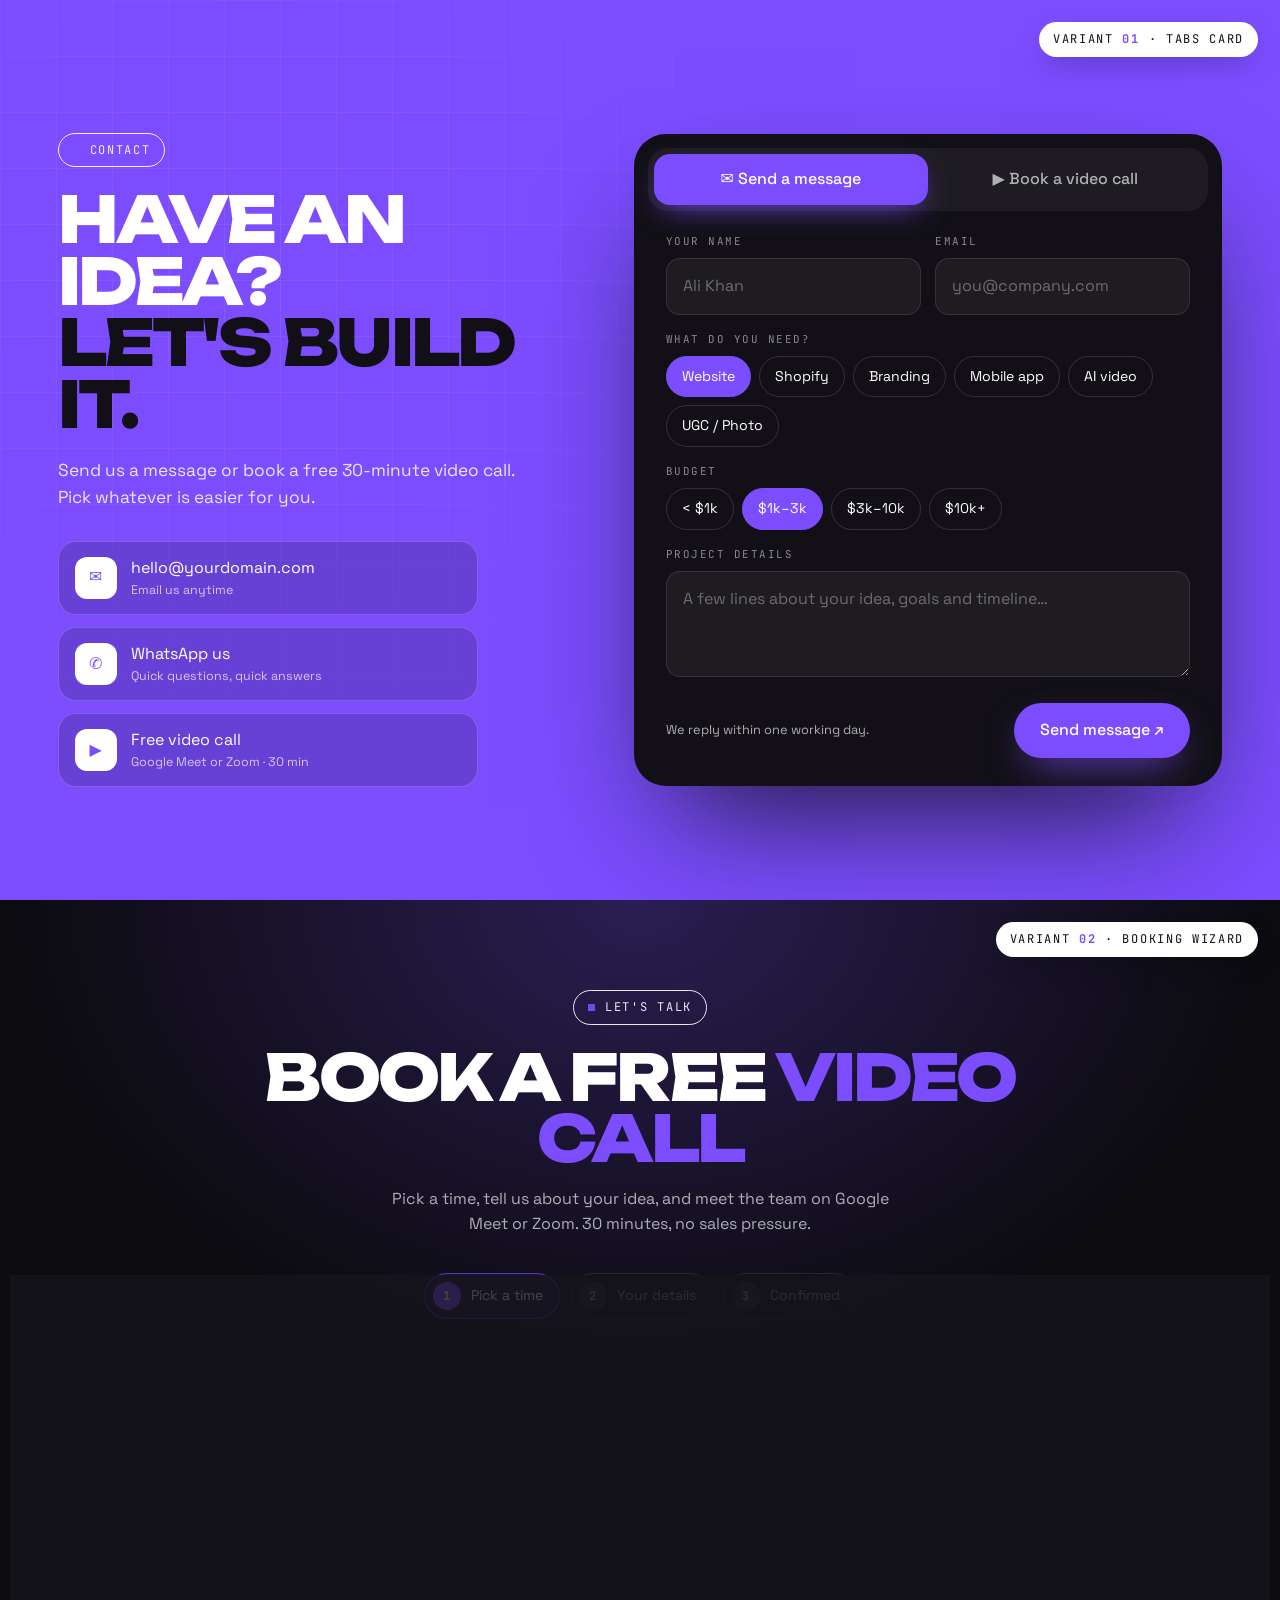
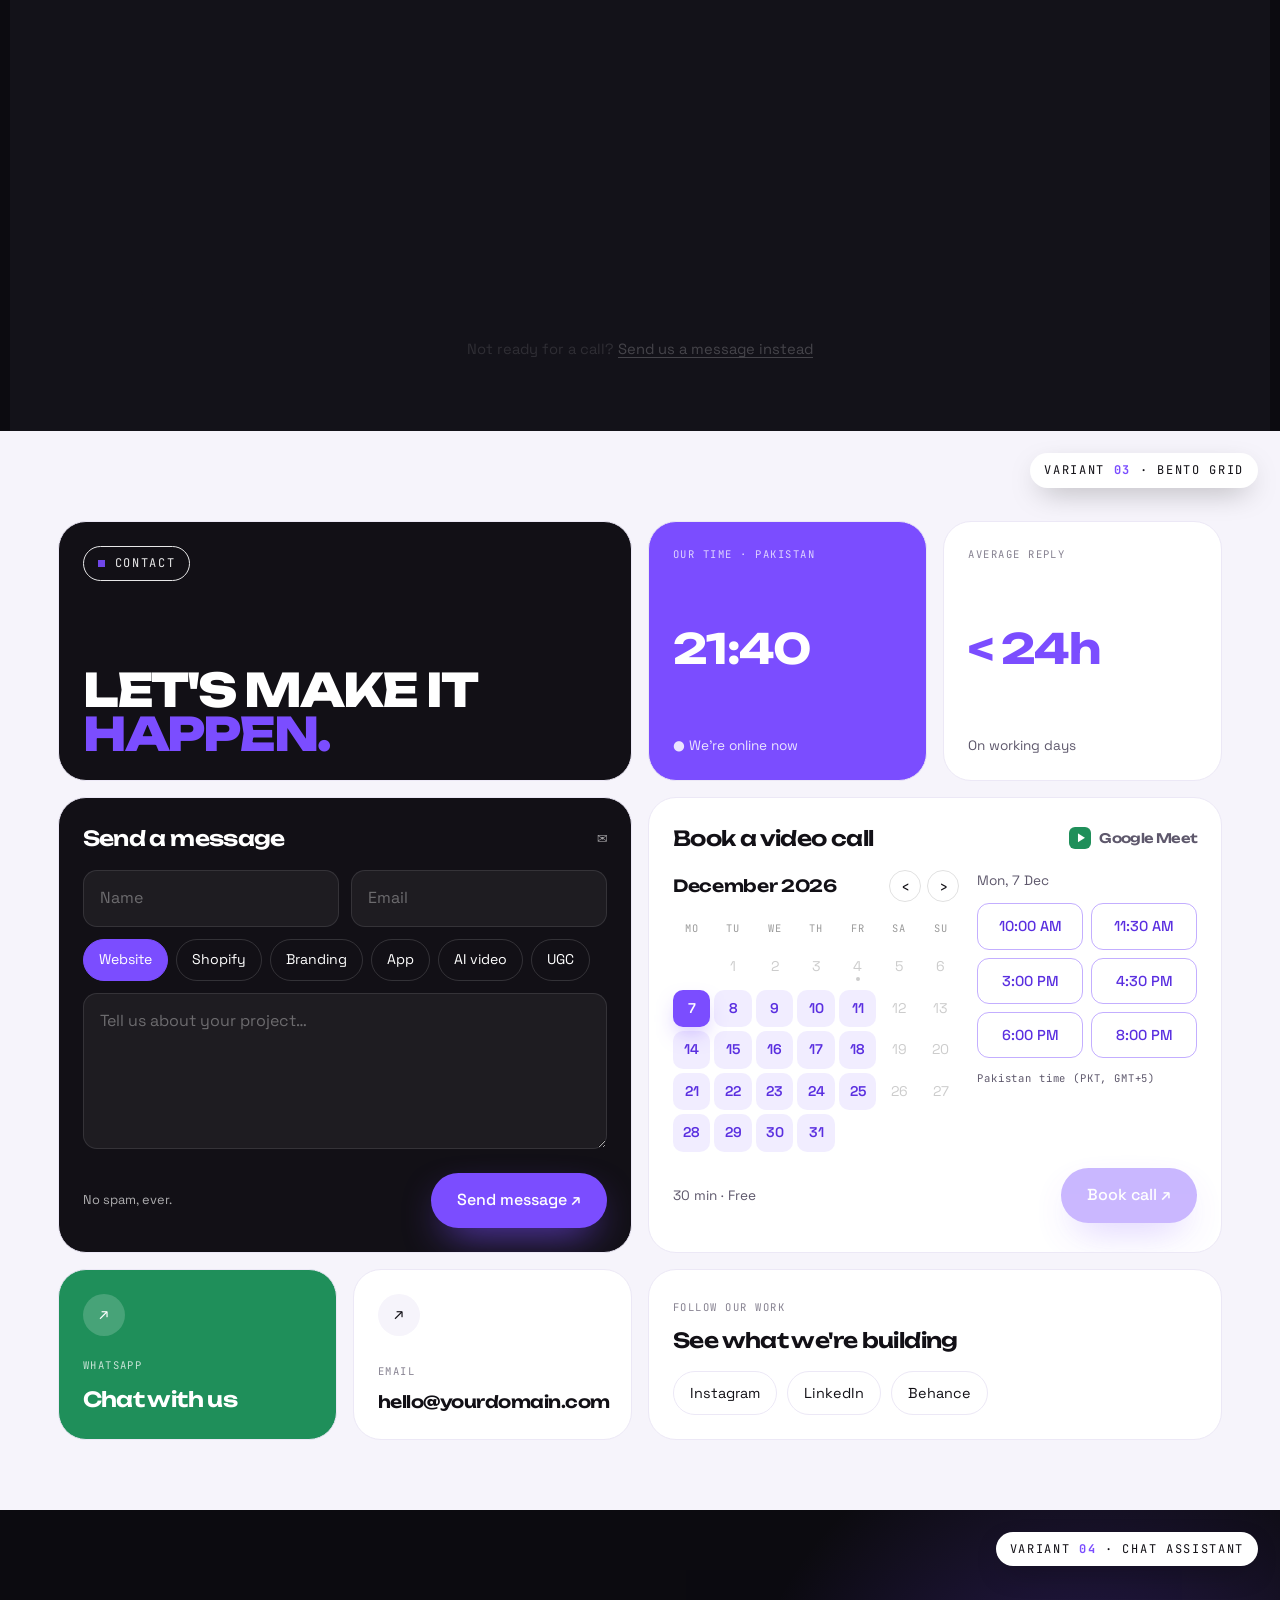
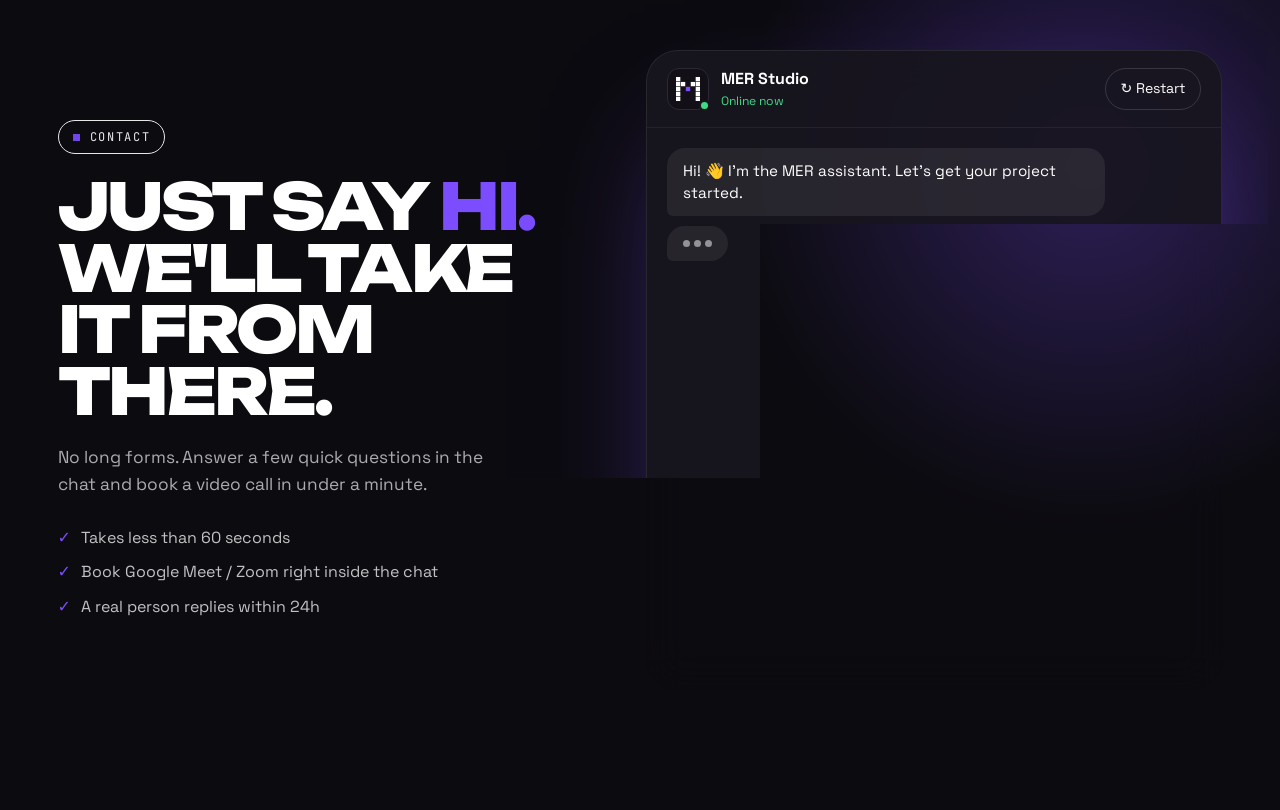
<file: contact-concepts.html>
<!doctype html>
<html lang="en">
<head>
<meta charset="utf-8">
<meta name="viewport" content="width=device-width, initial-scale=1">
<title>MER Contact Variants</title>
<link rel="icon" type="image/png" sizes="32x32" href="assets/brand/favicon-32.png">
<link href="https://fonts.googleapis.com/css2?family=JetBrains+Mono:wght@400;500&family=Space+Grotesk:wght@400;500;700&family=Unbounded:wght@500;600;700;800&display=swap" rel="stylesheet">
<link rel="stylesheet" href="assets/css/style.css">
<style>
  .v { position: relative; min-height: 100vh; padding: 90px var(--gutter) 70px; overflow: hidden; }
  .vtag { position: absolute; top: 22px; right: 22px; z-index: 30; font-family: var(--f-mono); font-size: 12px; letter-spacing: .14em; text-transform: uppercase; background: #fff; color: var(--ink); padding: 8px 14px; border-radius: 99px; box-shadow: 0 10px 30px -10px rgba(0,0,0,.4); }
  .vtag b { color: var(--purple); }
  .grain::after { content: ""; position: absolute; inset: 0; pointer-events: none; opacity: .07; mix-blend-mode: overlay; background-image: url("data:image/svg+xml,%3Csvg xmlns='http://www.w3.org/2000/svg' width='200' height='200'%3E%3Cfilter id='n'%3E%3CfeTurbulence type='fractalNoise' baseFrequency='.8' numOctaves='3' stitchTiles='stitch'/%3E%3CfeColorMatrix values='0 0 0 0 1 0 0 0 0 1 0 0 0 0 1 0 0 0 1 0'/%3E%3C/filter%3E%3Crect width='100%25' height='100%25' filter='url(%23n)'/%3E%3C/svg%3E"); }
  .big { font-family: var(--f-display); font-weight: 800; text-transform: uppercase; letter-spacing: -.045em; line-height: .96; font-size: clamp(2.4rem, 5vw, 5rem); }
  .muted { color: rgba(255,255,255,.66); }
  .pillbtn { display: inline-flex; align-items: center; justify-content: center; gap: 10px; padding: 15px 26px; border-radius: 99px; background: var(--purple); color: #fff; font-weight: 500; transition: transform .3s var(--ease), background-color .3s, box-shadow .3s; box-shadow: 0 16px 40px -14px rgba(123,77,255,.9); }
  .pillbtn:hover { transform: translateY(-2px); background: var(--purple-hi); }
  .pillbtn.white { background: #fff; color: var(--ink); box-shadow: none; }
  .pillbtn[disabled] { opacity: .4; pointer-events: none; }
  .in { width: 100%; background: rgba(255,255,255,.05); border: 1px solid rgba(255,255,255,.1); border-radius: 14px; padding: 15px 16px; color: #fff; outline: none; transition: border-color .3s, background-color .3s; }
  .in:focus { border-color: var(--purple); background: rgba(123,77,255,.08); }
  .in::placeholder { color: rgba(255,255,255,.35); }
  .lbl { font-family: var(--f-mono); font-size: .68rem; letter-spacing: .14em; text-transform: uppercase; color: rgba(255,255,255,.5); display: block; margin-bottom: 8px; }
  .chipset { display: flex; flex-wrap: wrap; gap: 8px; }
  .chipx { padding: 9px 15px; border-radius: 99px; border: 1px solid rgba(255,255,255,.14); font-size: .88rem; color: #fff; background: transparent; transition: background-color .25s, border-color .25s, transform .2s; }
  .chipx:hover { border-color: rgba(255,255,255,.4); }
  .chipx.on { background: var(--purple); border-color: var(--purple); }
  .meetbadge { display: inline-flex; align-items: center; gap: 8px; font-size: .82rem; color: rgba(255,255,255,.75); }
  .meetbadge i { width: 22px; height: 22px; border-radius: 6px; display: grid; place-items: center; background: #1F8F5A; font-style: normal; font-size: .7rem; color: #fff; }

  /* ---------- Shared calendar ---------- */
  .cal { user-select: none; }
  .cal__head { display: flex; justify-content: space-between; align-items: center; margin-bottom: 14px; }
  .cal__month { font-family: var(--f-display); font-weight: 600; font-size: 1.05rem; letter-spacing: -.02em; }
  .cal__nav { display: flex; gap: 6px; }
  .cal__nav button { width: 32px; height: 32px; border-radius: 50%; border: 1px solid rgba(255,255,255,.14); color: #fff; }
  .cal__nav button:hover { background: rgba(255,255,255,.08); }
  .cal__grid { display: grid; grid-template-columns: repeat(7, 1fr); gap: 4px; text-align: center; }
  .cal__wd { font-family: var(--f-mono); font-size: .65rem; letter-spacing: .1em; color: rgba(255,255,255,.4); padding: 4px 0 8px; }
  .cal__day { aspect-ratio: 1; border-radius: 10px; font-size: .88rem; color: #fff; display: grid; place-items: center; position: relative; transition: background-color .2s, color .2s; }
  .cal__day.avail { background: rgba(123,77,255,.14); color: #CDBEFF; font-weight: 600; }
  .cal__day.avail:hover { background: rgba(123,77,255,.32); color: #fff; }
  .cal__day.sel { background: var(--purple) !important; color: #fff !important; box-shadow: 0 10px 24px -10px rgba(123,77,255,.9); }
  .cal__day.off { color: rgba(255,255,255,.22); pointer-events: none; }
  .cal__day.today::after { content: ""; position: absolute; bottom: 5px; width: 4px; height: 4px; border-radius: 50%; background: currentColor; }
  .slots { display: grid; grid-template-columns: repeat(2, 1fr); gap: 8px; align-content: start; }
  .slot { padding: 11px 8px; border-radius: 12px; border: 1px solid rgba(123,77,255,.45); color: #CDBEFF; font-weight: 500; font-size: .9rem; transition: all .2s; }
  .slot:hover { background: rgba(123,77,255,.18); color: #fff; }
  .slot.sel { background: var(--purple); border-color: var(--purple); color: #fff; }
  .slots__title { grid-column: 1 / -1; font-size: .85rem; color: rgba(255,255,255,.6); margin-bottom: 4px; }
  .tz { font-family: var(--f-mono); font-size: .66rem; letter-spacing: .08em; color: rgba(255,255,255,.4); grid-column: 1 / -1; margin-top: 4px; }
  .light-cal .cal__day { color: var(--ink); } .light-cal .cal__nav button { color: var(--ink); border-color: rgba(0,0,0,.12); }
  .light-cal .cal__day.avail { background: rgba(123,77,255,.1); color: var(--purple-deep); }
  .light-cal .cal__day.off { color: rgba(0,0,0,.2); } .light-cal .cal__wd { color: rgba(0,0,0,.4); }

  .done { text-align: center; padding: 30px 10px; }
  .done .px { width: 64px; height: 64px; margin: 0 auto 20px; display: grid; grid-template-columns: repeat(3,1fr); gap: 4px; }
  .done .px i { background: #fff; } .done .px i.c { background: var(--purple); } .done .px i.e { background: transparent; }
  .done h3 { font-family: var(--f-display); font-size: 1.6rem; letter-spacing: -.03em; }
  .summary { display: inline-grid; gap: 6px; text-align: left; margin-top: 18px; padding: 16px 20px; border-radius: 16px; background: rgba(255,255,255,.05); border: 1px solid rgba(255,255,255,.1); font-size: .92rem; }
  .demo-note { margin-top: 14px; font-size: .76rem; color: rgba(255,255,255,.4); }

  /* ================= V1 · Tabs card on purple ================= */
  .v1 { background: var(--purple); display: grid; grid-template-columns: 1fr 1.15fr; gap: clamp(30px, 5vw, 80px); align-items: center; }
  .v1::before { content: ""; position: absolute; inset: 0; background-image: linear-gradient(rgba(255,255,255,.08) 1px, transparent 1px), linear-gradient(90deg, rgba(255,255,255,.08) 1px, transparent 1px); background-size: 56px 56px; mask-image: radial-gradient(60% 70% at 20% 30%, #000, transparent 75%); -webkit-mask-image: radial-gradient(60% 70% at 20% 30%, #000, transparent 75%); }
  .v1 > *:not(.vtag) { position: relative; }
  .v1 .left .big span { color: var(--night); }
  .v1 .left p { color: rgba(255,255,255,.85); margin: 22px 0 30px; max-width: 42ch; font-size: 1.08rem; }
  .v1 .ways { display: grid; gap: 12px; max-width: 420px; }
  .v1 .way { display: flex; align-items: center; gap: 14px; padding: 14px 16px; border-radius: 18px; background: rgba(18,16,22,.18); border: 1px solid rgba(255,255,255,.18); transition: background-color .3s, transform .3s; }
  .v1 .way:hover { background: rgba(18,16,22,.32); transform: translateX(6px); }
  .v1 .way i { width: 42px; height: 42px; border-radius: 12px; background: #fff; color: var(--purple); display: grid; place-items: center; font-style: normal; font-weight: 700; }
  .v1 .way small { display: block; color: rgba(255,255,255,.7); font-size: .78rem; }
  .v1 .card { background: var(--night); border-radius: 32px; padding: 14px; box-shadow: 0 60px 120px -40px rgba(18,16,22,.9); }
  .v1 .tabs { display: grid; grid-template-columns: 1fr 1fr; background: rgba(255,255,255,.05); border-radius: 20px; padding: 6px; position: relative; }
  .v1 .tabs button { position: relative; z-index: 1; padding: 13px; border-radius: 16px; color: rgba(255,255,255,.65); font-weight: 500; display: flex; align-items: center; justify-content: center; gap: 8px; transition: color .3s; }
  .v1 .tabs button.on { color: #fff; }
  .v1 .tabs .ind { position: absolute; top: 6px; bottom: 6px; left: 6px; width: calc(50% - 6px); border-radius: 16px; background: var(--purple); transition: transform .5s var(--ease-out); box-shadow: 0 10px 30px -10px rgba(123,77,255,.9); }
  .v1 .tabs.right .ind { transform: translateX(100%); }
  .v1 .pane { padding: 22px 18px 14px; display: none; animation: paneIn .5s var(--ease-out); }
  .v1 .pane.on { display: block; }
  @keyframes paneIn { from { opacity: 0; transform: translateY(14px); } to { opacity: 1; transform: none; } }
  .v1 .row2 { display: grid; grid-template-columns: 1fr 1fr; gap: 14px; margin-bottom: 16px; }
  .v1 .bookgrid { display: grid; grid-template-columns: 1.25fr 1fr; gap: 20px; margin: 16px 0; }
  .v1 .foot { display: flex; justify-content: space-between; align-items: center; gap: 14px; margin-top: 18px; flex-wrap: wrap; }

  /* ================= V2 · Booking wizard (dark) ================= */
  .v2 { background: radial-gradient(70% 60% at 50% 0%, rgba(123,77,255,.28), transparent 70%), #0C0B10; text-align: center; }
  .v2 .head { max-width: 760px; margin: 0 auto; }
  .v2 .head p { margin: 18px auto 0; max-width: 50ch; }
  .v2 .steps { display: flex; justify-content: center; gap: 10px; margin: 36px 0 26px; }
  .v2 .wstep { display: flex; align-items: center; gap: 10px; padding: 8px 16px 8px 8px; border-radius: 99px; border: 1px solid rgba(255,255,255,.1); color: rgba(255,255,255,.5); font-size: .88rem; transition: all .4s; }
  .v2 .wstep b { width: 28px; height: 28px; border-radius: 50%; display: grid; place-items: center; background: rgba(255,255,255,.08); font-family: var(--f-mono); font-size: .75rem; transition: all .4s; }
  .v2 .wstep.on { color: #fff; border-color: rgba(123,77,255,.6); background: rgba(123,77,255,.12); }
  .v2 .wstep.on b, .v2 .wstep.ok b { background: var(--purple); color: #fff; }
  .v2 .panel { max-width: 1000px; margin: 0 auto; display: grid; grid-template-columns: 300px 1fr; text-align: left; border-radius: 32px; overflow: hidden; border: 1px solid rgba(255,255,255,.08); background: rgba(22,20,28,.8); backdrop-filter: blur(20px); box-shadow: 0 60px 120px -50px rgba(123,77,255,.6); }
  .v2 .aside { padding: 30px; border-right: 1px solid rgba(255,255,255,.08); background: rgba(255,255,255,.02); }
  .v2 .host { display: flex; align-items: center; gap: 12px; margin-bottom: 22px; }
  .v2 .host .av { width: 48px; height: 48px; border-radius: 14px; background: var(--night); display: grid; place-items: center; border: 1px solid var(--line); }
  .v2 .host .av img { width: 26px; }
  .v2 .aside h3 { font-family: var(--f-display); font-size: 1.35rem; letter-spacing: -.03em; line-height: 1.15; margin-bottom: 14px; }
  .v2 .facts { display: grid; gap: 10px; color: rgba(255,255,255,.7); font-size: .9rem; margin-bottom: 22px; }
  .v2 .facts span::before { content: ""; display: inline-block; width: 6px; height: 6px; background: var(--purple); margin-right: 10px; vertical-align: middle; }
  .v2 .agenda { border-top: 1px solid rgba(255,255,255,.08); padding-top: 18px; font-size: .86rem; color: rgba(255,255,255,.6); display: grid; gap: 8px; }
  .v2 .agenda b { color: #fff; font-weight: 500; display: block; margin-bottom: 4px; }
  .v2 .main { padding: 30px; min-height: 440px; }
  .v2 .stage { display: none; animation: paneIn .5s var(--ease-out); }
  .v2 .stage.on { display: block; }
  .v2 .s1 { display: none; grid-template-columns: 1.3fr 1fr; gap: 26px; }
  .v2 .s1.on { display: grid; }
  .v2 .types { display: flex; gap: 8px; margin-bottom: 18px; flex-wrap: wrap; }
  .v2 .s2 .row2 { display: grid; grid-template-columns: 1fr 1fr; gap: 14px; margin-bottom: 16px; }
  .v2 .nav { display: flex; justify-content: space-between; align-items: center; margin-top: 22px; }
  .v2 .back { color: rgba(255,255,255,.6); }
  .v2 .alt { margin-top: 22px; color: rgba(255,255,255,.55); font-size: .92rem; }
  .v2 .alt a { color: #fff; text-decoration: underline; text-underline-offset: 3px; }

  /* ================= V3 · Bento (light) ================= */
  .v3 { background: var(--paper); color: var(--ink); }
  .v3 .bento { display: grid; grid-template-columns: repeat(4, 1fr); grid-auto-rows: minmax(120px, auto); gap: 16px; max-width: 1300px; margin: 0 auto; }
  .v3 .b { border-radius: 28px; padding: 24px; background: #fff; border: 1px solid var(--paper-2); position: relative; overflow: hidden; transition: transform .4s var(--ease-out), box-shadow .4s; }
  .v3 .b:hover { transform: translateY(-4px); box-shadow: 0 30px 60px -40px rgba(90,47,224,.5); }
  .v3 .b-title { grid-column: span 2; background: var(--night); color: #fff; display: flex; flex-direction: column; justify-content: space-between; min-height: 260px; }
  .v3 .b-title .big { font-size: clamp(2rem, 3.6vw, 3.6rem); }
  .v3 .b-title .big span { color: var(--purple); }
  .v3 .b-time { background: var(--purple); color: #fff; display: flex; flex-direction: column; justify-content: space-between; }
  .v3 .b-time .pk-clock { font-family: var(--f-display); font-weight: 700; font-size: 2.6rem; letter-spacing: -.04em; }
  .v3 .b-time small, .v3 .b small.k { font-family: var(--f-mono); font-size: .66rem; letter-spacing: .14em; text-transform: uppercase; opacity: .75; }
  .v3 .b-resp { display: flex; flex-direction: column; justify-content: space-between; }
  .v3 .b-resp .n { font-family: var(--f-display); font-weight: 700; font-size: 2.6rem; letter-spacing: -.04em; color: var(--purple); }
  .v3 .b-form { grid-column: span 2; grid-row: span 3; background: var(--night); color: #fff; }
  .v3 .b-book { grid-column: span 2; grid-row: span 3; background: #fff; }
  .v3 .b-book .bookgrid { display: grid; grid-template-columns: 1.3fr 1fr; gap: 18px; margin-top: 16px; }
  .v3 .b-book .slot { color: var(--purple-deep); }
  .v3 .b-book .slot.sel { color: #fff; }
  .v3 .b-book .slots__title, .v3 .b-book .tz { color: var(--muted-ink); }
  .v3 .b h4 { font-family: var(--f-display); font-weight: 600; font-size: 1.3rem; letter-spacing: -.03em; display: flex; justify-content: space-between; align-items: center; }
  .v3 .b-form .row2 { display: grid; grid-template-columns: 1fr 1fr; gap: 12px; margin: 16px 0 12px; }
  .v3 .b-wa { background: #1F8F5A; color: #fff; display: flex; flex-direction: column; justify-content: space-between; }
  .v3 .b-mail { display: flex; flex-direction: column; justify-content: space-between; }
  .v3 .b-social { grid-column: span 2; display: flex; align-items: center; justify-content: space-between; gap: 14px; flex-wrap: wrap; }
  .v3 .soc { display: flex; gap: 10px; }
  .v3 .soc span { padding: 10px 16px; border-radius: 99px; border: 1px solid var(--paper-2); font-size: .9rem; }
  .v3 .arrow { width: 42px; height: 42px; border-radius: 50%; display: grid; place-items: center; background: rgba(255,255,255,.18); }
  .v3 .b-mail .arrow, .v3 .b-resp .arrow { background: var(--paper); }

  /* ================= V4 · Chat ================= */
  .v4 { background: #0C0B10; display: grid; grid-template-columns: 1fr 1.1fr; gap: clamp(30px, 5vw, 80px); align-items: center; }
  .v4::before { content: ""; position: absolute; width: 60vw; height: 60vw; right: -15vw; top: -10vw; border-radius: 50%; background: radial-gradient(circle, rgba(123,77,255,.3), transparent 65%); }
  .v4 > *:not(.vtag) { position: relative; }
  .v4 .left p { margin: 22px 0 28px; max-width: 42ch; font-size: 1.08rem; }
  .v4 .left .big span { color: var(--purple); }
  .v4 .perks { display: grid; gap: 10px; color: rgba(255,255,255,.75); }
  .v4 .perks span::before { content: "✓"; color: var(--purple); margin-right: 10px; font-weight: 700; }
  .chat { height: min(640px, 78vh); display: flex; flex-direction: column; border-radius: 32px; background: rgba(24,22,30,.9); border: 1px solid rgba(255,255,255,.08); box-shadow: 0 60px 120px -40px rgba(123,77,255,.55); overflow: hidden; backdrop-filter: blur(20px); }
  .chat__top { display: flex; align-items: center; gap: 12px; padding: 16px 20px; border-bottom: 1px solid rgba(255,255,255,.06); }
  .chat__av { width: 42px; height: 42px; border-radius: 12px; background: var(--night); border: 1px solid var(--line); display: grid; place-items: center; position: relative; }
  .chat__av img { width: 24px; }
  .chat__av::after { content: ""; position: absolute; right: -2px; bottom: -2px; width: 11px; height: 11px; border-radius: 50%; background: #3DDC84; border: 2px solid #18161E; }
  .chat__top small { display: block; color: #3DDC84; font-size: .76rem; }
  .chat__body { flex: 1; overflow-y: auto; padding: 20px; display: flex; flex-direction: column; gap: 10px; scroll-behavior: smooth; }
  .msg { max-width: 82%; padding: 12px 16px; border-radius: 18px; font-size: .95rem; line-height: 1.45; animation: msgIn .45s var(--ease-out); }
  .msg.bot { background: rgba(255,255,255,.07); border-bottom-left-radius: 6px; align-self: flex-start; }
  .msg.me { background: var(--purple); border-bottom-right-radius: 6px; align-self: flex-end; }
  @keyframes msgIn { from { opacity: 0; transform: translateY(10px) scale(.97); } to { opacity: 1; transform: none; } }
  .typing { display: inline-flex; gap: 4px; padding: 14px 16px; }
  .typing i { width: 7px; height: 7px; border-radius: 50%; background: rgba(255,255,255,.5); animation: typ 1s infinite; }
  .typing i:nth-child(2) { animation-delay: .15s; } .typing i:nth-child(3) { animation-delay: .3s; }
  @keyframes typ { 50% { transform: translateY(-4px); opacity: .4; } }
  .chat__input { border-top: 1px solid rgba(255,255,255,.06); padding: 14px; min-height: 76px; display: flex; flex-wrap: wrap; gap: 8px; align-items: center; }
  .chat__input form { display: flex; gap: 8px; width: 100%; }
  .chat__input .in { border-radius: 99px; }
  .chat__input .send { width: 50px; height: 50px; flex-shrink: 0; border-radius: 50%; background: var(--purple); color: #fff; font-size: 1.1rem; }
  .daypick { display: flex; gap: 8px; overflow-x: auto; width: 100%; padding-bottom: 4px; }
  .daypick button { flex-shrink: 0; padding: 10px 14px; border-radius: 14px; border: 1px solid rgba(255,255,255,.14); color: #fff; text-align: center; font-size: .82rem; line-height: 1.3; }
  .daypick button b { display: block; font-family: var(--f-display); font-size: 1.1rem; }
  .daypick button:hover, .daypick button.on { background: var(--purple); border-color: var(--purple); }

  @media (max-width: 1000px) {
    .v1, .v4 { grid-template-columns: 1fr; }
    .v2 .panel { grid-template-columns: 1fr; } .v2 .aside { border-right: 0; border-bottom: 1px solid rgba(255,255,255,.08); }
    .v2 .s1.on { grid-template-columns: 1fr; }
    .v3 .bento { grid-template-columns: 1fr 1fr; }
    .v3 .b-title, .v3 .b-form, .v3 .b-book, .v3 .b-social { grid-column: span 2; }
    .v1 .bookgrid, .v3 .b-book .bookgrid { grid-template-columns: 1fr; }
  }
  @media (max-width: 600px) {
    .v1 .row2, .v2 .s2 .row2, .v3 .b-form .row2 { grid-template-columns: 1fr; }
    .v2 .steps .step span { display: none; }
  }
</style>
</head>
<body>

<!-- ======================= V1 ======================= -->
<section class="v v1">
  <span class="vtag">Variant <b>01</b> · Tabs card</span>
  <div class="left">
    <span class="label">Contact</span>
    <h2 class="big" style="margin-top:22px">Have an idea?<br><span>Let's build it.</span></h2>
    <p>Send us a message or book a free 30-minute video call. Pick whatever is easier for you.</p>
    <div class="ways">
      <a class="way" href="#"><i>✉</i><div>hello@yourdomain.com<small>Email us anytime</small></div></a>
      <a class="way" href="#"><i>✆</i><div>WhatsApp us<small>Quick questions, quick answers</small></div></a>
      <a class="way" href="#"><i>▶</i><div>Free video call<small>Google Meet or Zoom · 30 min</small></div></a>
    </div>
  </div>
  <div class="card" data-tabs>
    <div class="tabs"><span class="ind"></span><button class="on" data-tab="0">✉ Send a message</button><button data-tab="1">▶ Book a video call</button></div>
    <div class="pane on">
      <div class="row2"><div><label class="lbl">Your name</label><input class="in" placeholder="Ali Khan"></div><div><label class="lbl">Email</label><input class="in" placeholder="you@company.com"></div></div>
      <div style="margin-bottom:16px"><label class="lbl">What do you need?</label><div class="chipset" data-multi><button class="chipx on">Website</button><button class="chipx">Shopify</button><button class="chipx">Branding</button><button class="chipx">Mobile app</button><button class="chipx">AI video</button><button class="chipx">UGC / Photo</button></div></div>
      <div style="margin-bottom:16px"><label class="lbl">Budget</label><div class="chipset" data-single><button class="chipx">&lt; $1k</button><button class="chipx on">$1k–3k</button><button class="chipx">$3k–10k</button><button class="chipx">$10k+</button></div></div>
      <div><label class="lbl">Project details</label><textarea class="in" rows="3" placeholder="A few lines about your idea, goals and timeline…"></textarea></div>
      <div class="foot"><span class="muted" style="font-size:.8rem">We reply within one working day.</span><button class="pillbtn">Send message ↗</button></div>
    </div>
    <div class="pane" data-booking>
      <div style="display:flex;justify-content:space-between;align-items:center;flex-wrap:wrap;gap:10px"><div><b style="font-family:var(--f-display);font-size:1.15rem">Free discovery call</b><div class="muted" style="font-size:.85rem">30 min · Video call · No obligation</div></div><div class="chipset" data-single><button class="chipx on">Google Meet</button><button class="chipx">Zoom</button></div></div>
      <div class="bookgrid"><div class="cal" data-cal></div><div class="slots" data-slots><div class="slots__title">Pick a day first</div></div></div>
      <div class="row2" style="margin-bottom:0"><input class="in" placeholder="Your name"><input class="in" placeholder="Email for the invite"></div>
      <div class="foot"><span class="muted" style="font-size:.8rem" data-pick-summary>No time selected</span><button class="pillbtn" data-confirm disabled>Confirm call ↗</button></div>
    </div>
  </div>
</section>

<!-- ======================= V2 ======================= -->
<section class="v v2 grain" data-wizard>
  <span class="vtag">Variant <b>02</b> · Booking wizard</span>
  <div class="head">
    <span class="label" style="color:#fff">Let's talk</span>
    <h2 class="big" style="margin-top:22px">Book a free <span style="color:var(--purple)">video call</span></h2>
    <p class="muted">Pick a time, tell us about your idea, and meet the team on Google Meet or Zoom. 30 minutes, no sales pressure.</p>
  </div>
  <div class="steps"><div class="wstep on" data-step="0"><b>1</b><span>Pick a time</span></div><div class="wstep" data-step="1"><b>2</b><span>Your details</span></div><div class="wstep" data-step="2"><b>3</b><span>Confirmed</span></div></div>
  <div class="panel">
    <div class="aside">
      <div class="host"><span class="av"><img src="assets/brand/mer-icon-for-dark-bg.svg" alt=""></span><div><b>MER Studio</b><div class="muted" style="font-size:.82rem">Design &amp; development team</div></div></div>
      <h3>Discovery call</h3>
      <div class="facts"><span>30 minutes</span><span>Google Meet or Zoom</span><span>Free, no obligation</span><span>Times shown in your time zone</span></div>
      <div class="agenda"><b>On the call we'll:</b>Understand your idea &amp; goals<br>Suggest the best approach<br>Give you a timeline &amp; price range</div>
    </div>
    <div class="main">
      <div class="stage s1 on">
        <div><div class="types chipset" data-single><button class="chipx on">▶ Google Meet</button><button class="chipx">▶ Zoom</button><button class="chipx">✆ WhatsApp video</button></div><div class="cal" data-cal></div></div>
        <div class="slots" data-slots><div class="slots__title">Pick a day first</div></div>
      </div>
      <div class="stage s2">
        <p class="muted" style="margin-bottom:18px" data-pick-summary></p>
        <div class="row2"><div><label class="lbl">Name</label><input class="in" placeholder="Ali Khan"></div><div><label class="lbl">Email</label><input class="in" placeholder="you@company.com"></div></div>
        <div style="margin-bottom:16px"><label class="lbl">What should we prepare for?</label><div class="chipset" data-multi><button class="chipx">Website</button><button class="chipx">Shopify</button><button class="chipx">Branding</button><button class="chipx">App</button><button class="chipx">AI video</button><button class="chipx">UGC</button></div></div>
        <div><label class="lbl">Anything else? (optional)</label><textarea class="in" rows="3" placeholder="Links, ideas, competitors you like…"></textarea></div>
      </div>
      <div class="stage s3"><div class="done"><div class="px"><i></i><i class="e"></i><i></i><i></i><i class="c"></i><i></i><i></i><i class="e"></i><i></i></div><h3>You're booked!</h3><p class="muted" style="margin-top:8px">We'll send a calendar invite with the meeting link.</p><div class="summary" data-final></div><p class="demo-note">Preview: when you connect Cal.com or Calendly, real invites are sent automatically.</p></div></div>
      <div class="nav"><button class="back" data-back style="visibility:hidden">← Back</button><button class="pillbtn" data-next disabled>Continue →</button></div>
    </div>
  </div>
  <p class="alt">Not ready for a call? <a href="#">Send us a message instead</a></p>
</section>

<!-- ======================= V3 ======================= -->
<section class="v v3">
  <span class="vtag">Variant <b>03</b> · Bento grid</span>
  <div class="bento">
    <div class="b b-title"><span class="label" style="color:#fff;width:fit-content">Contact</span><h2 class="big">Let's make it <span>happen.</span></h2></div>
    <div class="b b-time"><small>Our time · Pakistan</small><div class="pk-clock" data-pk-time>--:--</div><span style="font-size:.85rem;opacity:.85" data-pk-status>Checking…</span></div>
    <div class="b b-resp"><small class="k" style="color:var(--muted-ink)">Average reply</small><div class="n">&lt; 24h</div><span style="font-size:.85rem;color:var(--muted-ink)">On working days</span></div>
    <div class="b b-form">
      <h4>Send a message <span class="meetbadge" style="color:rgba(255,255,255,.6)">✉</span></h4>
      <div class="row2"><input class="in" placeholder="Name"><input class="in" placeholder="Email"></div>
      <div class="chipset" data-multi style="margin-bottom:12px"><button class="chipx on">Website</button><button class="chipx">Shopify</button><button class="chipx">Branding</button><button class="chipx">App</button><button class="chipx">AI video</button><button class="chipx">UGC</button></div>
      <textarea class="in" rows="5" placeholder="Tell us about your project…"></textarea>
      <div style="display:flex;justify-content:space-between;align-items:center;margin-top:16px;gap:10px;flex-wrap:wrap"><span class="muted" style="font-size:.8rem">No spam, ever.</span><button class="pillbtn">Send message ↗</button></div>
    </div>
    <div class="b b-book light-cal" data-booking>
      <h4>Book a video call <span class="meetbadge" style="color:var(--muted-ink)"><i>▶</i>Google Meet</span></h4>
      <div class="bookgrid"><div class="cal" data-cal></div><div class="slots" data-slots><div class="slots__title">Pick a day first</div></div></div>
      <div style="display:flex;justify-content:space-between;align-items:center;margin-top:16px;gap:10px;flex-wrap:wrap"><span style="font-size:.85rem;color:var(--muted-ink)" data-pick-summary>30 min · Free</span><button class="pillbtn" data-confirm disabled>Book call ↗</button></div>
    </div>
    <a class="b b-wa" href="#"><span class="arrow">↗</span><div><small class="k">WhatsApp</small><h4 style="margin-top:6px">Chat with us</h4></div></a>
    <a class="b b-mail" href="#"><span class="arrow">↗</span><div><small class="k" style="color:var(--muted-ink)">Email</small><h4 style="margin-top:6px;font-size:1.05rem">hello@yourdomain.com</h4></div></a>
    <div class="b b-social"><div><small class="k" style="color:var(--muted-ink)">Follow our work</small><h4 style="margin-top:6px">See what we're building</h4></div><div class="soc"><span>Instagram</span><span>LinkedIn</span><span>Behance</span></div></div>
  </div>
</section>

<!-- ======================= V4 ======================= -->
<section class="v v4">
  <span class="vtag">Variant <b>04</b> · Chat assistant</span>
  <div class="left">
    <span class="label" style="color:#fff">Contact</span>
    <h2 class="big" style="margin-top:22px">Just say <span>hi.</span><br>We'll take it from there.</h2>
    <p class="muted">No long forms. Answer a few quick questions in the chat and book a video call in under a minute.</p>
    <div class="perks"><span>Takes less than 60 seconds</span><span>Book Google Meet / Zoom right inside the chat</span><span>A real person replies within 24h</span></div>
  </div>
  <div class="chat" data-chat>
    <div class="chat__top"><span class="chat__av"><img src="assets/brand/mer-icon-for-dark-bg.svg" alt=""></span><div><b>MER Studio</b><small>Online now</small></div><button class="chipx" style="margin-left:auto" data-restart>↻ Restart</button></div>
    <div class="chat__body"></div>
    <div class="chat__input"></div>
  </div>
</section>

<script>
(() => {
  const $ = (s, c = document) => c.querySelector(s);
  const $$ = (s, c = document) => [...c.querySelectorAll(s)];
  const pad = (n) => String(n).padStart(2, "0");
  const MONTHS = ["January","February","March","April","May","June","July","August","September","October","November","December"];
  const TIMES = ["10:00 AM", "11:30 AM", "1:00 PM", "3:00 PM", "4:30 PM", "6:00 PM", "8:00 PM", "9:30 PM"];

  // Demo availability: weekdays from tomorrow, some slots taken
  const isAvail = (d) => { const t = new Date(); t.setHours(0,0,0,0); return d > t && d.getDay() !== 0 && d.getDay() !== 6 && (d - t) / 864e5 <= 30; };
  const slotsFor = (d) => TIMES.filter((_, i) => (d.getDate() * 7 + i * 3) % 5 !== 0);
  const fmtDay = (d) => d.toLocaleDateString("en-GB", { weekday: "short", day: "numeric", month: "short" });

  /* ---------- Chip groups ---------- */
  document.addEventListener("click", (e) => {
    const chip = e.target.closest(".chipx");
    if (!chip) return;
    const grp = chip.parentElement;
    if (grp.hasAttribute("data-single")) { $$(".chipx", grp).forEach((c) => c.classList.toggle("on", c === chip)); }
    else if (grp.hasAttribute("data-multi")) chip.classList.toggle("on");
  });

  /* ---------- Calendar component ---------- */
  function calendar(root, onPick) {
    const calEl = $("[data-cal]", root), slotsEl = $("[data-slots]", root);
    const now = new Date();
    let view = new Date(now.getFullYear(), now.getMonth(), 1), selDay = null, selTime = null;
    function draw() {
      const y = view.getFullYear(), m = view.getMonth();
      const first = (new Date(y, m, 1).getDay() + 6) % 7; // Monday first
      const days = new Date(y, m + 1, 0).getDate();
      let html = `<div class="cal__head"><span class="cal__month">${MONTHS[m]} ${y}</span><span class="cal__nav"><button data-p aria-label="Previous month">‹</button><button data-n aria-label="Next month">›</button></span></div><div class="cal__grid">`;
      ["MO","TU","WE","TH","FR","SA","SU"].forEach((w) => (html += `<span class="cal__wd">${w}</span>`));
      for (let i = 0; i < first; i++) html += `<span></span>`;
      for (let d = 1; d <= days; d++) {
        const dt = new Date(y, m, d);
        const cls = ["cal__day", isAvail(dt) ? "avail" : "off", dt.toDateString() === now.toDateString() ? "today" : "", selDay && dt.toDateString() === selDay.toDateString() ? "sel" : ""].join(" ");
        html += `<button class="${cls}" data-d="${d}">${d}</button>`;
      }
      calEl.innerHTML = html + "</div>";
    }
    function drawSlots() {
      if (!selDay) return;
      slotsEl.innerHTML = `<div class="slots__title">${fmtDay(selDay)}</div>` + slotsFor(selDay).map((t) => `<button class="slot ${t === selTime ? "sel" : ""}">${t}</button>`).join("") + `<div class="tz">Pakistan time (PKT, GMT+5)</div>`;
    }
    calEl.addEventListener("click", (e) => {
      if (e.target.closest("[data-p]")) { view.setMonth(view.getMonth() - 1); return draw(); }
      if (e.target.closest("[data-n]")) { view.setMonth(view.getMonth() + 1); return draw(); }
      const b = e.target.closest(".cal__day.avail"); if (!b) return;
      selDay = new Date(view.getFullYear(), view.getMonth(), +b.dataset.d); selTime = null;
      draw(); drawSlots(); onPick && onPick(selDay, null);
    });
    slotsEl.addEventListener("click", (e) => {
      const s = e.target.closest(".slot"); if (!s) return;
      selTime = s.textContent; drawSlots(); onPick && onPick(selDay, selTime);
    });
    draw();
    // Pre-select the first available day so the slots aren't empty
    const t = new Date(); for (let i = 1; i < 10; i++) { const d = new Date(t.getFullYear(), t.getMonth(), t.getDate() + i); if (isAvail(d)) { selDay = d; view = new Date(d.getFullYear(), d.getMonth(), 1); break; } }
    draw(); drawSlots();
  }

  /* ---------- Simple booking blocks (V1 + V3) ---------- */
  $$("[data-booking]").forEach((root) => {
    const sum = $("[data-pick-summary]", root), btn = $("[data-confirm]", root);
    calendar(root, (d, t) => {
      if (t) { sum.textContent = `${fmtDay(d)} · ${t} · 30 min`; btn.disabled = false; }
      else { sum.textContent = "Now pick a time"; btn.disabled = true; }
    });
    btn.addEventListener("click", () => {
      btn.textContent = "Booked ✓ (preview)"; btn.disabled = true;
    });
  });

  /* ---------- V1 tabs ---------- */
  $$("[data-tabs]").forEach((root) => {
    const tabs = $(".tabs", root), panes = $$(".pane", root);
    $$("[data-tab]", root).forEach((b) => b.addEventListener("click", () => {
      const i = +b.dataset.tab;
      $$("[data-tab]", root).forEach((x) => x.classList.toggle("on", x === b));
      tabs.classList.toggle("right", i === 1);
      panes.forEach((p, k) => p.classList.toggle("on", k === i));
    }));
  });

  /* ---------- V2 wizard ---------- */
  $$("[data-wizard]").forEach((root) => {
    let step = 0, pick = null;
    const stages = [$(".s1", root), $(".s2", root), $(".s3", root)];
    const next = $("[data-next]", root), back = $("[data-back]", root);
    calendar($(".s1", root), (d, t) => { pick = t ? { d, t } : null; if (step === 0) next.disabled = !pick; });
    function go(s) {
      step = s;
      stages.forEach((el, k) => el.classList.toggle("on", k === s));
      $$(".wstep", root).forEach((el, k) => { el.classList.toggle("on", k === s); el.classList.toggle("ok", k < s); });
      back.style.visibility = s === 1 ? "visible" : "hidden";
      next.style.display = s === 2 ? "none" : "";
      next.textContent = s === 1 ? "Confirm booking ✓" : "Continue →";
      next.disabled = s === 0 ? !pick : false;
      const type = ($(".types .on", root) || {}).textContent || "Google Meet";
      if (pick) $("[data-pick-summary]", root).textContent = `${fmtDay(pick.d)} at ${pick.t} · ${type.replace("▶ ", "").replace("✆ ", "")}`;
      if (s === 2) $("[data-final]", root).innerHTML = `<span>📅 ${fmtDay(pick.d)}</span><span>🕒 ${pick.t} (PKT) · 30 min</span><span>🎥 ${type.replace("▶ ", "").replace("✆ ", "")}</span>`;
    }
    next.addEventListener("click", () => go(Math.min(step + 1, 2)));
    back.addEventListener("click", () => go(0));
  });

  /* ---------- V3 live Pakistan time ---------- */
  const pkT = $("[data-pk-time]"), pkS = $("[data-pk-status]");
  function tick() {
    const d = new Date(new Date().toLocaleString("en-US", { timeZone: "Asia/Karachi" }));
    pkT.textContent = `${pad(d.getHours())}:${pad(d.getMinutes())}`;
    const open = d.getDay() >= 1 && d.getDay() <= 6 && d.getHours() >= 10 && d.getHours() < 22;
    pkS.textContent = open ? "● We're online now" : "○ Offline, we'll reply soon";
  }
  if (pkT) { tick(); setInterval(tick, 30000); }

  /* ---------- V4 chat flow ---------- */
  const chat = $("[data-chat]");
  if (chat) {
    const body = $(".chat__body", chat), input = $(".chat__input", chat);
    const data = {};
    const scroll = () => (body.scrollTop = body.scrollHeight);
    const add = (txt, who) => { const m = document.createElement("div"); m.className = `msg ${who}`; m.innerHTML = txt; body.appendChild(m); scroll(); };
    const bot = (txt, delay = 700) => new Promise((res) => {
      const t = document.createElement("div"); t.className = "msg bot typing"; t.innerHTML = "<i></i><i></i><i></i>"; body.appendChild(t); scroll();
      setTimeout(() => { t.remove(); add(txt, "bot"); res(); }, delay);
    });
    const askText = (ph, type = "text") => new Promise((res) => {
      input.innerHTML = `<form><input class="in" type="${type}" placeholder="${ph}" required><button class="send" aria-label="Send">↑</button></form>`;
      const f = $("form", input), i = $("input", input); setTimeout(() => i.focus({ preventScroll: true }), 50);
      f.addEventListener("submit", (e) => { e.preventDefault(); const v = i.value.trim(); if (!v) return; add(v, "me"); input.innerHTML = ""; res(v); });
    });
    const askChips = (opts, multi = false) => new Promise((res) => {
      input.innerHTML = opts.map((o) => `<button class="chipx">${o}</button>`).join("") + (multi ? `<button class="pillbtn" style="padding:10px 18px" data-ok>Done →</button>` : "");
      const picked = new Set();
      input.addEventListener("click", function h(e) {
        const c = e.target.closest(".chipx"), ok = e.target.closest("[data-ok]");
        if (c && !multi) { input.removeEventListener("click", h); add(c.textContent, "me"); input.innerHTML = ""; res(c.textContent); }
        else if (c) { c.classList.toggle("on"); c.classList.contains("on") ? picked.add(c.textContent) : picked.delete(c.textContent); }
        else if (ok && picked.size) { input.removeEventListener("click", h); const v = [...picked].join(", "); add(v, "me"); input.innerHTML = ""; res(v); }
      });
    });
    const askDay = () => new Promise((res) => {
      const days = []; const t = new Date();
      for (let i = 1; days.length < 6 && i < 14; i++) { const d = new Date(t.getFullYear(), t.getMonth(), t.getDate() + i); if (isAvail(d)) days.push(d); }
      input.innerHTML = `<div class="daypick">${days.map((d, k) => `<button data-k="${k}">${d.toLocaleDateString("en-GB", { weekday: "short" })}<b>${d.getDate()}</b>${d.toLocaleDateString("en-GB", { month: "short" })}</button>`).join("")}</div>`;
      input.addEventListener("click", function h(e) { const b = e.target.closest("[data-k]"); if (!b) return; input.removeEventListener("click", h); const d = days[+b.dataset.k]; add(fmtDay(d), "me"); input.innerHTML = ""; res(d); });
    });
    async function run() {
      body.innerHTML = ""; input.innerHTML = "";
      await bot("Hi! 👋 I'm the MER assistant. Let's get your project started.", 500);
      await bot("What's your name?");
      data.name = await askText("Type your name…");
      await bot(`Nice to meet you, ${data.name.split(" ")[0]}! What do you need help with? (pick one or more)`);
      data.services = await askChips(["Website", "Shopify store", "Branding", "Mobile app", "AI video", "UGC / Photo"], true);
      await bot("Great choice. Roughly what budget do you have in mind?");
      data.budget = await askChips(["Under $1k", "$1k – $3k", "$3k – $10k", "$10k+", "Not sure yet"]);
      await bot("How would you like to continue?");
      const way = await askChips(["▶ Book a video call", "✉ Just email me"]);
      if (way.includes("video")) {
        await bot("Awesome! Which app do you prefer?");
        data.app = await askChips(["Google Meet", "Zoom", "WhatsApp video"]);
        await bot("Pick a day that works for you:");
        data.day = await askDay();
        await bot(`And a time on ${fmtDay(data.day)}? (Pakistan time)`);
        data.time = await askChips(slotsFor(data.day).slice(0, 6));
      }
      await bot("Last thing: what's your email, so we can send the details?");
      data.email = await askText("you@company.com", "email");
      if (data.day) await bot(`All set, ${data.name.split(" ")[0]}! 🎉<br><br>📅 <b>${fmtDay(data.day)} · ${data.time}</b><br>🎥 ${data.app} · 30 min<br>✉ Invite goes to ${data.email}<br><br><small style="opacity:.6">Preview: connect Cal.com / Calendly to send real invites.</small>`, 900);
      else await bot(`Thanks, ${data.name.split(" ")[0]}! 🙌 We'll email ${data.email} within one working day with next steps.`, 900);
      input.innerHTML = `<button class="chipx" data-again>↻ Start again</button>`;
      $("[data-again]", input).addEventListener("click", run);
    }
    $("[data-restart]", chat).addEventListener("click", run);
    // Start when the chat scrolls into view
    new IntersectionObserver((en, ob) => { if (en[0].isIntersecting) { ob.disconnect(); run(); } }, { threshold: .4 }).observe(chat);
  }
})();
</script>
</body>
</html>
</file>
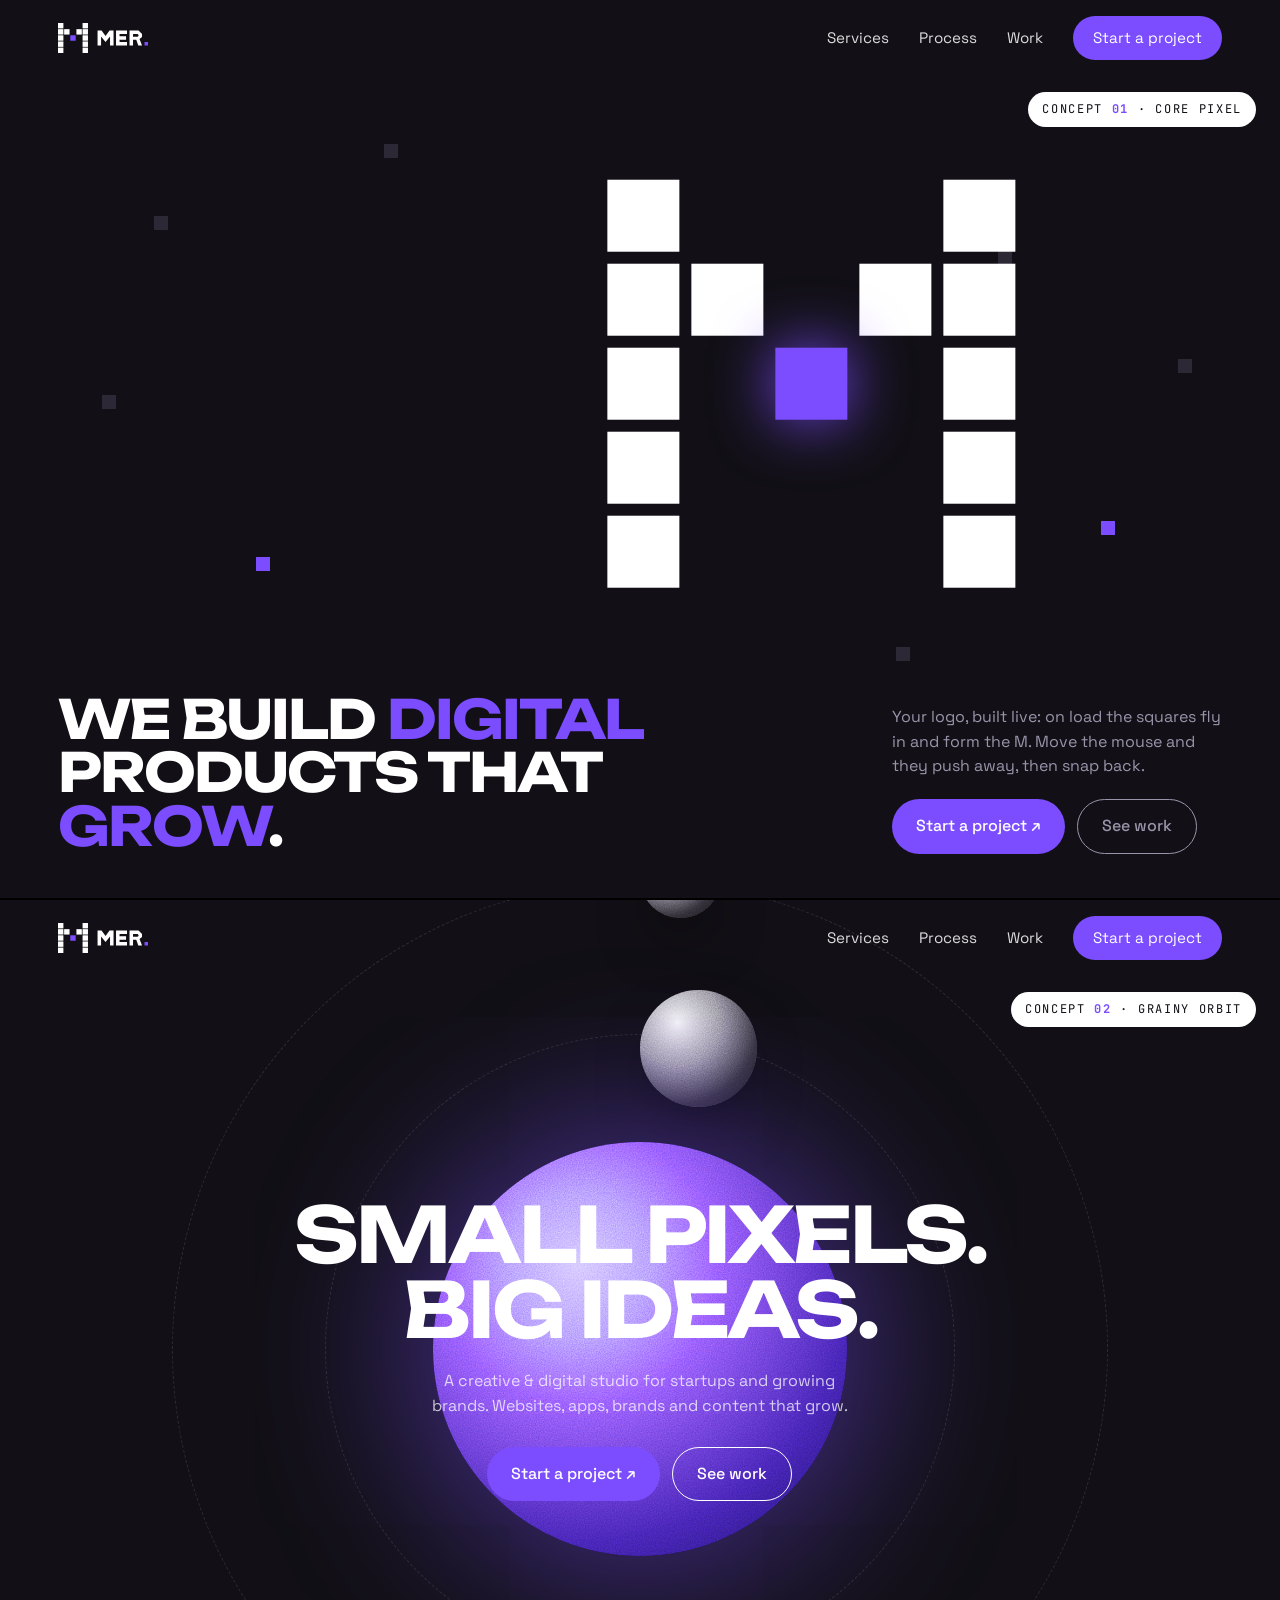
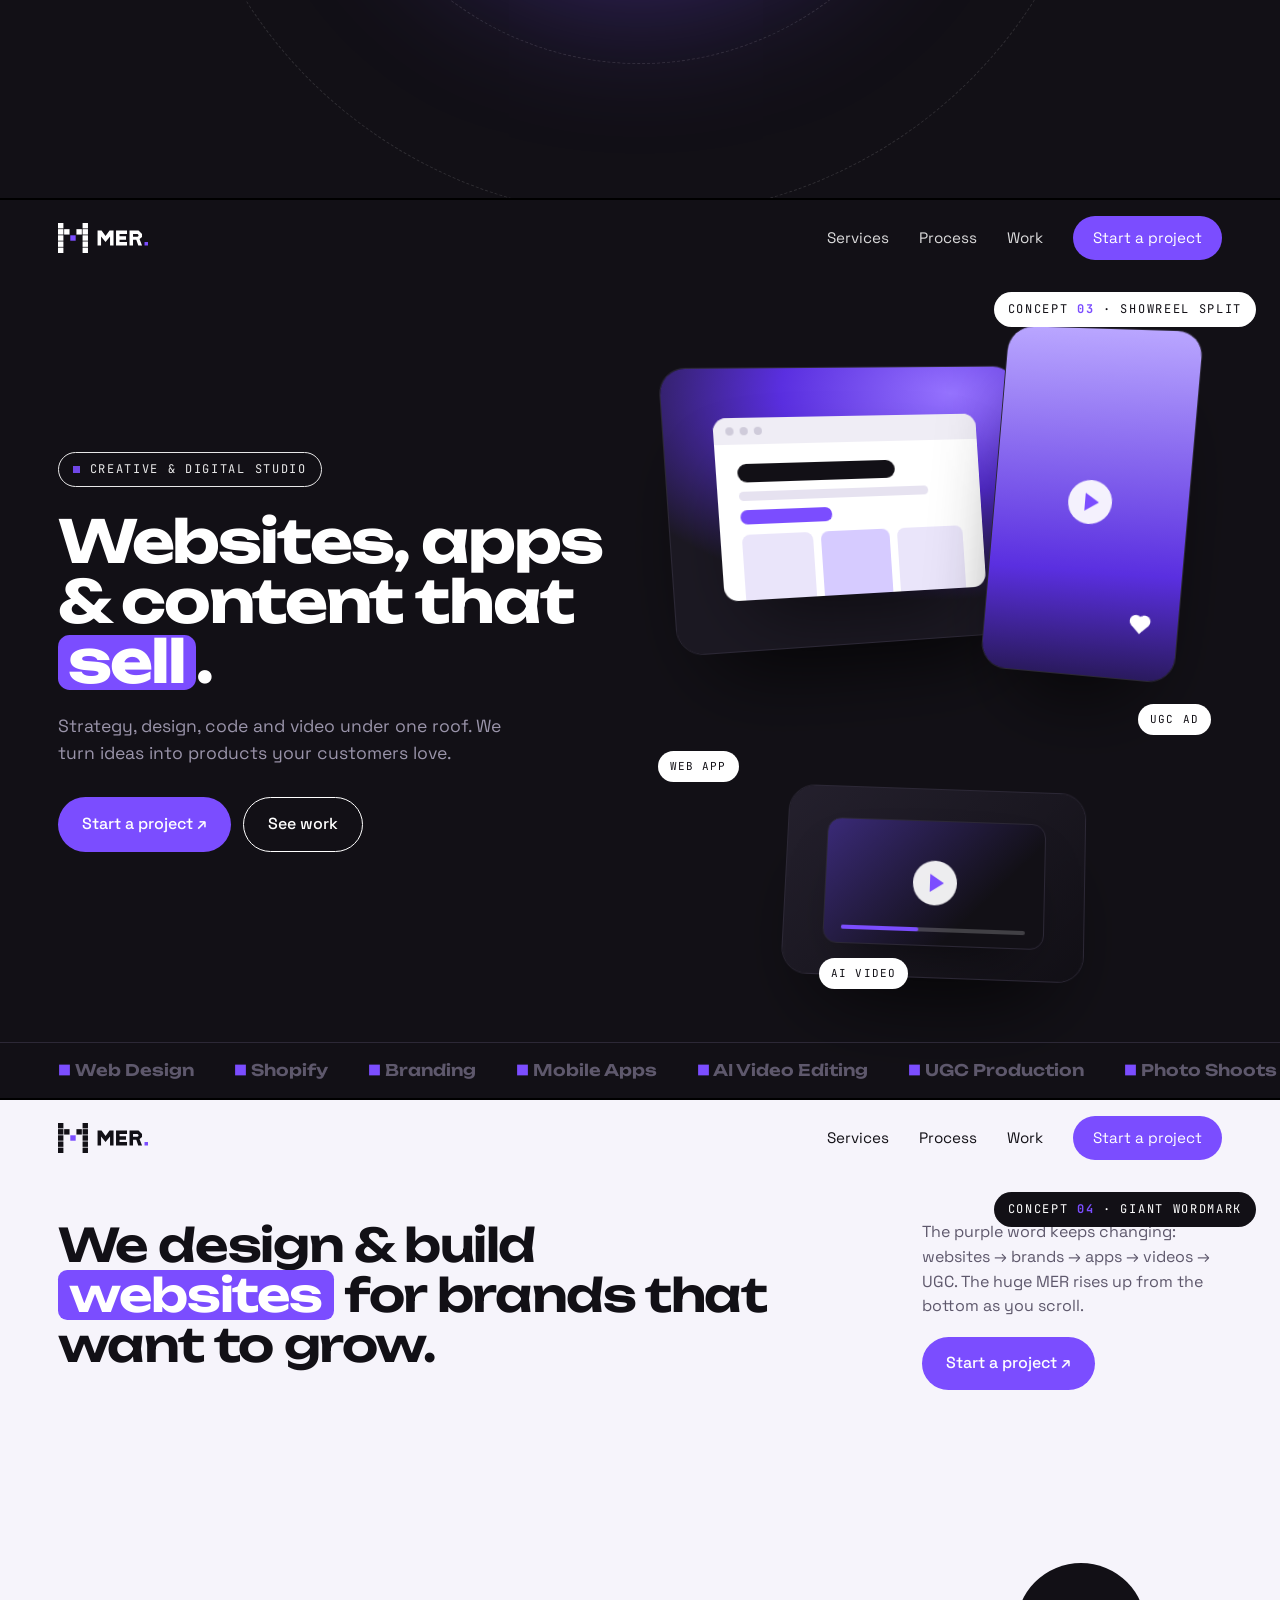
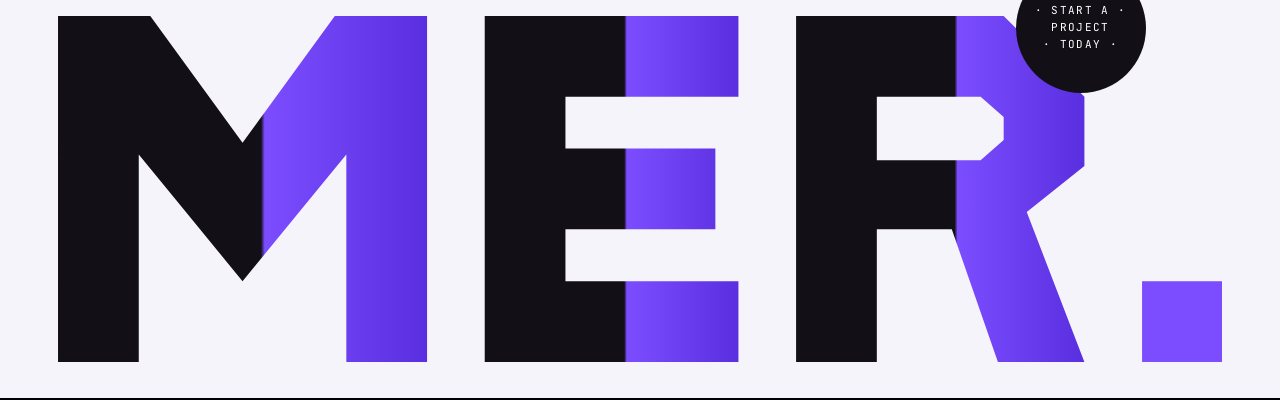
<file: hero-concepts.html>
<!doctype html>
<html lang="en">
<head>
<meta charset="utf-8">
<meta name="viewport" content="width=device-width, initial-scale=1">
<title>MER Hero Concepts</title>
<link href="https://fonts.googleapis.com/css2?family=JetBrains+Mono:wght@400;500&family=Space+Grotesk:wght@400;500;700&family=Unbounded:wght@500;600;700&display=swap" rel="stylesheet">
<link rel="stylesheet" href="assets/css/style.css">
<style>
  body { cursor: auto; }
  .concept { position: relative; height: 100vh; min-height: 640px; overflow: hidden; background: var(--night); border-bottom: 2px solid #000; }
  .tagc { position: absolute; z-index: 20; top: 92px; right: 24px; font-family: var(--f-mono); font-size: 12px; letter-spacing: .14em; text-transform: uppercase; background: #fff; color: var(--ink); padding: 8px 14px; border-radius: 99px; }
  .tagc b { color: var(--purple); }
  .fake-header { position: absolute; z-index: 15; top: 0; left: 0; right: 0; height: 76px; display: flex; align-items: center; justify-content: space-between; padding: 0 var(--gutter); }
  .fake-header img { height: 30px; }
  .fake-header nav { display: flex; gap: 30px; align-items: center; font-size: .95rem; color: rgba(255,255,255,.85); }
  .fake-header .pill { background: var(--purple); color: #fff; padding: 10px 20px; border-radius: 99px; }
  .light .fake-header nav { color: var(--ink); }
  .btnrow { display: flex; gap: 12px; flex-wrap: wrap; }
  .b1, .b2 { display: inline-flex; align-items: center; gap: 12px; padding: 14px 24px; border-radius: 99px; font-weight: 500; }
  .b1 { background: var(--purple); color: #fff; } .b2 { border: 1px solid currentColor; }

  /* ---------- 1. Core Pixel ---------- */
  .c1 .grid { position: absolute; left: 50%; top: 50%; transform: translate(-8%, -66%); display: grid; grid-template-columns: repeat(5, min(8vh, 72px)); gap: min(1.4vh, 12px); }
  .c1 .grid i { aspect-ratio: 1; background: #fff; animation: float1 6s ease-in-out infinite; }
  .c1 .grid i.e { background: transparent; animation: none; }
  .c1 .grid i.c { background: var(--purple); box-shadow: 0 0 60px rgba(123,77,255,.9); }
  .c1 .grid i:nth-child(3n) { animation-delay: -2s; } .c1 .grid i:nth-child(4n) { animation-delay: -4s; }
  @keyframes float1 { 50% { transform: translateY(-8px); } }
  .c1 .bits i { position: absolute; width: 14px; height: 14px; background: #2C2836; }
  .c1 .bits i.p { background: var(--purple); }
  .c1 .bottom { position: absolute; left: var(--gutter); right: var(--gutter); bottom: 44px; display: flex; justify-content: space-between; align-items: flex-end; gap: 30px; }
  .c1 h1 { font-family: var(--f-display); font-weight: 700; text-transform: uppercase; font-size: clamp(2rem, 4.2vw, 4rem); line-height: 1; letter-spacing: -.035em; max-width: 13ch; }
  .c1 h1 span { color: var(--purple); }
  .c1 .side { max-width: 330px; color: var(--muted); display: grid; gap: 20px; }

  /* ---------- 2. Grainy Orbit ---------- */
  .c2 .glow { position: absolute; left: 50%; top: 50%; width: 46vh; height: 46vh; margin: -23vh 0 0 -23vh; border-radius: 50%; background: radial-gradient(circle at 35% 30%, #C9B8FF, #7B4DFF 35%, #3A1E9E 70%, #120A2E); box-shadow: 0 0 160px 30px rgba(123,77,255,.45); overflow: hidden; }
  .c2 .glow::after { content: ""; position: absolute; inset: 0; background-image: url("data:image/svg+xml,%3Csvg xmlns='http://www.w3.org/2000/svg' width='180' height='180'%3E%3Cfilter id='n'%3E%3CfeTurbulence type='fractalNoise' baseFrequency='.85' numOctaves='2' stitchTiles='stitch'/%3E%3CfeColorMatrix values='0 0 0 0 1 0 0 0 0 1 0 0 0 0 1 0 0 0 .6 0'/%3E%3C/filter%3E%3Crect width='100%25' height='100%25' filter='url(%23n)'/%3E%3C/svg%3E"); mix-blend-mode: overlay; }
  .c2 .orbit { position: absolute; left: 50%; top: 50%; border: 1px dashed rgba(255,255,255,.12); border-radius: 50%; animation: spin 40s linear infinite; }
  .c2 .orbit.o1 { width: 70vh; height: 70vh; margin: -35vh 0 0 -35vh; }
  .c2 .orbit.o2 { width: 104vh; height: 104vh; margin: -52vh 0 0 -52vh; animation-duration: 70s; animation-direction: reverse; }
  .c2 .orbit .sphere { top: -5vh; left: 50%; }
  @keyframes spin { to { transform: rotate(360deg); } }
  .c2 .center { position: absolute; inset: 0; display: grid; place-items: center; text-align: center; z-index: 5; padding: 0 var(--gutter); }
  .c2 h1 { font-family: var(--f-display); font-weight: 700; text-transform: uppercase; font-size: clamp(2.4rem, 6vw, 6rem); line-height: .98; letter-spacing: -.04em; mix-blend-mode: difference; }
  .c2 .sub { margin: 22px auto 28px; color: rgba(255,255,255,.75); max-width: 44ch; }
  .c2 .btnrow { justify-content: center; }

  /* ---------- 3. Showreel Split ---------- */
  .c3 .wrap { position: absolute; inset: 76px var(--gutter) 70px; display: grid; grid-template-columns: 1fr 1.05fr; gap: 40px; align-items: center; }
  .c3 h1 { font-family: var(--f-display); font-weight: 700; font-size: clamp(2.2rem, 4.6vw, 4.6rem); line-height: 1.02; letter-spacing: -.035em; }
  .c3 h1 .hl::before { transform: none; }
  .c3 p { color: var(--muted); margin: 22px 0 30px; max-width: 42ch; font-size: 1.1rem; }
  .c3 .stack { position: relative; height: 72vh; perspective: 1400px; }
  .c3 .card3 { position: absolute; border-radius: 26px; overflow: hidden; border: 1px solid var(--line); box-shadow: 0 50px 90px -40px rgba(0,0,0,.9); }
  .c3 .card3 .mock { position: absolute; inset: 0; }
  .c3 .k1 { width: 64%; aspect-ratio: 4/3; left: 4%; top: 6%; transform: rotateY(18deg) rotateZ(-4deg); }
  .c3 .k2 { width: 34%; aspect-ratio: 9/16; right: 6%; top: 0; transform: rotateY(-14deg) rotateZ(5deg); z-index: 2; }
  .c3 .k3 { width: 52%; aspect-ratio: 16/10; left: 24%; bottom: 0; transform: rotateX(10deg) rotateZ(2deg); z-index: 3; }
  .c3 .chip { position: absolute; z-index: 4; font-family: var(--f-mono); font-size: 11px; letter-spacing: .1em; text-transform: uppercase; background: #fff; color: var(--ink); padding: 7px 12px; border-radius: 99px; }
  .c3 .ticker { position: absolute; left: 0; right: 0; bottom: 0; height: 56px; border-top: 1px solid var(--line); display: flex; align-items: center; gap: 40px; padding: 0 var(--gutter); font-family: var(--f-display); font-weight: 600; color: #5E586C; white-space: nowrap; overflow: hidden; }
  .c3 .ticker b { color: var(--purple); }

  /* ---------- 4. Giant Wordmark ---------- */
  .c4 { background: var(--paper); color: var(--ink); }
  .c4 .top { position: absolute; left: var(--gutter); right: var(--gutter); top: 120px; display: flex; justify-content: space-between; align-items: flex-start; gap: 40px; }
  .c4 h1 { font-family: var(--f-display); font-weight: 600; font-size: clamp(1.8rem, 3.6vw, 3.4rem); line-height: 1.08; letter-spacing: -.03em; max-width: 18ch; }
  .c4 h1 .rot { display: inline-block; background: var(--purple); color: #fff; padding: 0 .25em; border-radius: .2em; }
  .c4 .meta { max-width: 300px; color: var(--muted-ink); display: grid; gap: 18px; }
  .c4 .mark { position: absolute; left: var(--gutter); right: var(--gutter); bottom: 36px; }
  .c4 .mark svg { width: 100%; height: auto; }
  .c4 .badge { position: absolute; z-index: 3; right: calc(var(--gutter) + 6%); bottom: 34%; width: 130px; height: 130px; border-radius: 50%; background: var(--night); color: #fff; display: grid; place-items: center; text-align: center; font-family: var(--f-mono); font-size: 11px; letter-spacing: .12em; animation: spin 18s linear infinite; }
</style>
</head>
<body>

<!-- 1. CORE PIXEL -->
<section class="concept c1">
  <div class="fake-header"><img src="assets/brand/mer-logo-horizontal-for-dark-bg.svg" alt=""><nav><span>Services</span><span>Process</span><span>Work</span><span class="pill">Start a project</span></nav></div>
  <span class="tagc">Concept <b>01</b> · Core Pixel</span>
  <div class="bits" aria-hidden="true">
    <i style="left:12%;top:24%"></i><i class="p" style="left:20%;top:62%"></i><i style="left:30%;top:16%"></i><i style="left:78%;top:28%"></i><i class="p" style="left:86%;top:58%"></i><i style="left:70%;top:72%"></i><i style="left:8%;top:44%"></i><i style="left:92%;top:40%"></i>
  </div>
  <div class="grid"><i></i><i class="e"></i><i class="e"></i><i class="e"></i><i></i><i></i><i></i><i class="e"></i><i></i><i></i><i></i><i class="e"></i><i class="c"></i><i class="e"></i><i></i><i></i><i class="e"></i><i class="e"></i><i class="e"></i><i></i><i></i><i class="e"></i><i class="e"></i><i class="e"></i><i></i></div>
  <div class="bottom">
    <h1>We build <span>digital</span> products that <span>grow</span>.</h1>
    <div class="side"><p>Your logo, built live: on load the squares fly in and form the M. Move the mouse and they push away, then snap back.</p><div class="btnrow"><span class="b1">Start a project ↗</span><span class="b2">See work</span></div></div>
  </div>
</section>

<!-- 2. GRAINY ORBIT -->
<section class="concept c2">
  <div class="fake-header"><img src="assets/brand/mer-logo-horizontal-for-dark-bg.svg" alt=""><nav><span>Services</span><span>Process</span><span>Work</span><span class="pill">Start a project</span></nav></div>
  <span class="tagc">Concept <b>02</b> · Grainy Orbit</span>
  <div class="orbit o2"><span class="sphere" style="width:9vh;aspect-ratio:1"></span></div>
  <div class="orbit o1"><span class="sphere" style="width:13vh;aspect-ratio:1"></span></div>
  <div class="glow"></div>
  <div class="center"><div>
    <h1>Small pixels.<br>Big ideas.</h1>
    <p class="sub">A creative &amp; digital studio for startups and growing brands. Websites, apps, brands and content that grow.</p>
    <div class="btnrow"><span class="b1">Start a project ↗</span><span class="b2">See work</span></div>
  </div></div>
</section>

<!-- 3. SHOWREEL SPLIT -->
<section class="concept c3">
  <div class="fake-header"><img src="assets/brand/mer-logo-horizontal-for-dark-bg.svg" alt=""><nav><span>Services</span><span>Process</span><span>Work</span><span class="pill">Start a project</span></nav></div>
  <span class="tagc">Concept <b>03</b> · Showreel Split</span>
  <div class="wrap">
    <div>
      <span class="label" style="color:#fff">Creative &amp; Digital Studio</span>
      <h1 style="margin-top:24px">Websites, apps &amp; content that <span class="hl">sell</span>.</h1>
      <p>Strategy, design, code and video under one roof. We turn ideas into products your customers love.</p>
      <div class="btnrow"><span class="b1">Start a project ↗</span><span class="b2">See work</span></div>
    </div>
    <div class="stack">
      <div class="card3 k1"><div class="mock mock--a"><div class="mock__browser"><div class="mock__bar"><i></i><i></i><i></i></div><div class="mock__page"><div class="mock__line mock__line--h"></div><div class="mock__line" style="width:85%"></div><div class="mock__line mock__line--p"></div><div class="mock__row"><i></i><i></i><i></i></div></div></div></div></div>
      <div class="card3 k2"><div class="mock mock--a" style="background:linear-gradient(180deg,#B9A6FF,#5A2FE0 70%,#2A1A5E)"><div class="mock__ugc" style="position:absolute;inset:0;background:none"><span class="play"></span><span class="heart"></span></div></div></div>
      <div class="card3 k3"><div class="mock mock--d"><div class="mock__video"><span class="play"></span><span class="bar"><i></i></span></div></div></div>
      <span class="chip" style="left:2%;bottom:30%">Web App</span><span class="chip" style="right:2%;top:58%">UGC Ad</span><span class="chip" style="left:30%;bottom:-2%">AI Video</span>
    </div>
  </div>
  <div class="ticker"><span><b>■</b> Web Design</span><span><b>■</b> Shopify</span><span><b>■</b> Branding</span><span><b>■</b> Mobile Apps</span><span><b>■</b> AI Video Editing</span><span><b>■</b> UGC Production</span><span><b>■</b> Photo Shoots</span><span><b>■</b> SEO</span></div>
</section>

<!-- 4. GIANT WORDMARK -->
<section class="concept c4 light">
  <div class="fake-header"><img src="assets/brand/mer-logo-horizontal-for-light-bg.svg" alt=""><nav><span>Services</span><span>Process</span><span>Work</span><span class="pill">Start a project</span></nav></div>
  <span class="tagc" style="background:var(--night);color:#fff">Concept <b>04</b> · Giant Wordmark</span>
  <div class="top">
    <h1>We design &amp; build <span class="rot">websites</span> for brands that want to grow.</h1>
    <div class="meta"><p>The purple word keeps changing: websites → brands → apps → videos → UGC. The huge MER rises up from the bottom as you scroll.</p><div class="btnrow"><span class="b1">Start a project ↗</span></div></div>
  </div>
  <div class="badge">· START A ·<br>PROJECT<br>· TODAY ·</div>
  <div class="mark">
    <svg viewBox="0 0 202 60" fill="currentColor"><defs><linearGradient id="g4" x1="0" x2="1"><stop offset="0" stop-color="#121016"/><stop offset=".55" stop-color="#121016"/><stop offset=".56" stop-color="#7B4DFF"/><stop offset="1" stop-color="#5A2FE0"/></linearGradient></defs>
      <g fill="url(#g4)"><path d="M0 60V0h16l16 22L48 0h16v60H50V24L32 46 14 24v36z"/><path transform="translate(74 0)" d="M0 0h44v14H14v9h26v14H14v9h30v14H0z"/><path transform="translate(128 0)" fill-rule="evenodd" d="M0 0h36l14 14v12l-10 8 10 26H35l-8-23H14v23H0z M14 14v11h18l4-3.5v-4L32 14z"/></g>
      <rect x="188" y="46" width="14" height="14" fill="#7B4DFF"/></svg>
  </div>
</section>

</body>
</html>
</file>
<file: assets/css/style.css>
/* ==========================================================
   MER — Creative & Digital Studio
   Design system + layout
   ========================================================== */

:root {
  /* Brand colors */
  --purple: #7B4DFF;
  --purple-hi: #9673FF;
  --purple-deep: #5A2FE0;
  --night: #121016;
  --panel: #1C1923;
  --panel-2: #24202D;
  --line: #2C2836;
  --paper: #F6F4FB;
  --paper-2: #ECE8F6;
  --ink: #121016;
  --muted: #9A94AA;
  --muted-ink: #5E586C;
  --white: #FFFFFF;

  /* Type */
  --f-display: "Unbounded", system-ui, sans-serif;
  --f-body: "Space Grotesk", system-ui, sans-serif;
  --f-mono: "JetBrains Mono", ui-monospace, Consolas, monospace;

  --fs-hero: clamp(2.6rem, 7.2vw, 7rem);
  --fs-h2: clamp(2rem, 4.6vw, 4.25rem);
  --fs-h3: clamp(1.35rem, 2.2vw, 2rem);
  --fs-lead: clamp(1.05rem, 1.4vw, 1.3rem);
  --fs-body: 1rem;
  --fs-small: .875rem;
  --fs-label: .75rem;

  /* Layout */
  --gutter: clamp(16px, 4.5vw, 64px);
  --maxw: 1440px;
  --radius: 22px;
  --radius-lg: 36px;
  --header-h: 76px;

  /* Motion */
  --ease: cubic-bezier(.2, .8, .2, 1);
  --ease-out: cubic-bezier(.16, 1, .3, 1);
  --t: .6s var(--ease);
}

/* ---------- Reset ---------- */
*, *::before, *::after { box-sizing: border-box; margin: 0; padding: 0; }
html { -webkit-text-size-adjust: 100%; }
body {
  background: var(--night);
  color: var(--white);
  font-family: var(--f-body);
  font-size: var(--fs-body);
  line-height: 1.55;
  -webkit-font-smoothing: antialiased;
  overflow-x: hidden;
}
img, svg { display: block; max-width: 100%; }
a { color: inherit; text-decoration: none; }
button, input, select, textarea { font: inherit; color: inherit; }
button { cursor: pointer; background: none; border: 0; }
::selection { background: var(--purple); color: #fff; }

/* Lenis */
html.lenis, html.lenis body { height: auto; }
.lenis.lenis-smooth { scroll-behavior: auto !important; }
.lenis.lenis-smooth [data-lenis-prevent] { overscroll-behavior: contain; }
.lenis.lenis-stopped { overflow: hidden; }

/* ---------- Utilities ---------- */
.container { width: 100%; max-width: var(--maxw); margin: 0 auto; padding: 0 var(--gutter); }
.section { position: relative; padding: clamp(80px, 11vw, 160px) 0; }
.section--paper { background: var(--paper); color: var(--ink); }
.section--panel { background: var(--panel); }
.section--purple { background: var(--purple); color: #fff; }
.visually-hidden { position: absolute !important; width: 1px; height: 1px; overflow: hidden; clip: rect(0 0 0 0); white-space: nowrap; }

.label {
  display: inline-flex; align-items: center; gap: 10px;
  font-family: var(--f-mono); font-size: var(--fs-label); letter-spacing: .14em; text-transform: uppercase;
  padding: 7px 14px; border: 1px solid currentColor; border-radius: 99px; opacity: .9;
}
.label::before { content: ""; width: 7px; height: 7px; background: var(--purple); }
.section--purple .label::before { background: #fff; }

.h-display { font-family: var(--f-display); font-weight: 700; line-height: 1.02; letter-spacing: -.035em; }
.h2 { font-family: var(--f-display); font-weight: 600; font-size: var(--fs-h2); line-height: 1.05; letter-spacing: -.03em; }
.h3 { font-family: var(--f-display); font-weight: 600; font-size: var(--fs-h3); line-height: 1.15; letter-spacing: -.02em; }
.lead { font-size: var(--fs-lead); color: var(--muted); max-width: 46ch; }
.section--paper .lead { color: var(--muted-ink); }
.section--purple .lead { color: rgba(255,255,255,.82); }
.text-purple { color: var(--purple); }

/* Purple pill highlight behind a word */
.hl {
  display: inline-block; position: relative; padding: 0 .18em; color: #fff; z-index: 0;
}
.hl::before {
  content: ""; position: absolute; inset: .08em 0 .02em; background: var(--purple); border-radius: .2em; z-index: -1;
  transform-origin: left center; transform: scaleX(var(--hl, 1));
}
.section--purple .hl::before { background: var(--night); }

/* Section header block */
.sec-head { display: grid; grid-template-columns: minmax(0, 1fr); gap: 24px; margin-bottom: clamp(48px, 6vw, 88px); }
.sec-head .h2 { max-width: 16ch; }
@media (min-width: 900px) {
  .sec-head--split { grid-template-columns: 1.4fr 1fr; align-items: end; }
}

/* ---------- Split text (JS adds .word > .word-inner) ---------- */
.word { display: inline-block; overflow: hidden; vertical-align: top; padding-bottom: .08em; margin-bottom: -.08em; }
.word-inner { display: inline-block; will-change: transform; }

/* ---------- Buttons ---------- */
.btn {
  --btn-bg: var(--purple); --btn-fg: #fff; --btn-bg-hover: #fff; --btn-fg-hover: var(--ink);
  position: relative; display: inline-flex; align-items: center; gap: 14px;
  padding: 8px 8px 8px 26px; border-radius: 99px;
  background: var(--btn-bg); color: var(--btn-fg);
  font-weight: 500; font-size: 1rem; line-height: 1;
  transition: background-color .45s var(--ease), color .45s var(--ease), transform .3s var(--ease);
  isolation: isolate; white-space: nowrap;
}
.btn__label { position: relative; display: block; overflow: hidden; height: 1.2em; }
.btn__label span { display: block; line-height: 1.2em; transition: transform .55s var(--ease-out); }
.btn__icon {
  width: 42px; height: 42px; border-radius: 50%; display: grid; place-items: center;
  background: rgba(255,255,255,.16); overflow: hidden; position: relative;
  transition: background-color .45s var(--ease);
}
.btn__icon svg { width: 16px; height: 16px; transition: transform .55s var(--ease-out); }
.btn__icon svg + svg { position: absolute; transform: translate(-150%, 150%); }
.btn:hover { background: var(--btn-bg-hover); color: var(--btn-fg-hover); }
.btn:hover .btn__label span { transform: translateY(-100%); }
.btn:hover .btn__icon { background: var(--purple); color: #fff; }
.btn:hover .btn__icon svg:first-child { transform: translate(150%, -150%); }
.btn:hover .btn__icon svg + svg { transform: translate(0, 0); }
.btn--ghost { --btn-bg: transparent; --btn-fg: currentColor; border: 1px solid currentColor; }
.btn--ghost .btn__icon { background: var(--purple); color: #fff; }
.btn--dark { --btn-bg: var(--night); --btn-fg: #fff; --btn-bg-hover: #fff; --btn-fg-hover: var(--ink); }
.btn--white { --btn-bg: #fff; --btn-fg: var(--ink); --btn-bg-hover: var(--night); --btn-fg-hover: #fff; }
.btn--white .btn__icon { background: var(--purple); color: #fff; }
.btn--sm { padding: 6px 6px 6px 20px; font-size: .9rem; }
.btn--sm .btn__icon { width: 34px; height: 34px; }

/* Link underline wipe */
.ulink { position: relative; }
.ulink::after {
  content: ""; position: absolute; left: 0; right: 0; bottom: -3px; height: 1px; background: currentColor;
  transform: scaleX(0); transform-origin: right; transition: transform .5s var(--ease-out);
}
.ulink:hover::after, .ulink.is-active::after { transform: scaleX(1); transform-origin: left; }

/* ---------- Custom cursor (desktop) ---------- */
.cursor {
  position: fixed; top: 0; left: 0; z-index: 9999; pointer-events: none;
  width: 12px; height: 12px; margin: -6px 0 0 -6px; background: var(--purple);
  transition: width .3s var(--ease), height .3s var(--ease), margin .3s var(--ease), background-color .3s, opacity .3s;
  opacity: 0; mix-blend-mode: normal;
}
.cursor.is-visible { opacity: 1; }
.cursor.is-hover { width: 44px; height: 44px; margin: -22px 0 0 -22px; background: rgba(123,77,255,.22); outline: 1px solid var(--purple); }
@media (hover: none), (pointer: coarse) { .cursor { display: none; } }

/* ==========================================================
   PRELOADER
   ========================================================== */
.preloader { display: none; }
html.js .preloader {
  position: fixed; inset: 0; z-index: 1000; background: var(--night);
  display: flex; align-items: center; justify-content: center; flex-direction: column;
}
.preloader__grid { display: grid; grid-template-columns: repeat(5, 1fr); gap: 6px; width: min(150px, 34vw); }
.preloader__grid i { aspect-ratio: 1; background: #fff; opacity: 0; transform: scale(.3); }
.preloader__grid i.is-empty { background: transparent; }
.preloader__grid i.is-core { background: var(--purple); }
.preloader__count {
  position: absolute; left: var(--gutter); bottom: 28px;
  font-family: var(--f-display); font-weight: 700; font-size: clamp(3rem, 9vw, 8rem); line-height: 1; letter-spacing: -.04em;
}
.preloader__count small { font-size: .3em; vertical-align: top; color: var(--purple); margin-left: .1em; }
.preloader__tag {
  position: absolute; right: var(--gutter); bottom: 36px; font-family: var(--f-mono); font-size: var(--fs-label);
  letter-spacing: .2em; text-transform: uppercase; color: var(--muted);
}

/* ==========================================================
   HEADER
   ========================================================== */
.header {
  position: fixed; top: 0; left: 0; right: 0; z-index: 100; height: var(--header-h);
  transition: transform .6s var(--ease), background-color .4s;
}
.header.is-scrolled { background: rgba(18,16,22,.72); backdrop-filter: blur(14px); -webkit-backdrop-filter: blur(14px); border-bottom: 1px solid rgba(255,255,255,.06); }
.header.is-hidden { transform: translateY(-100%); }
.header__inner { height: 100%; display: flex; align-items: center; justify-content: space-between; gap: 24px; }
.header__logo img { height: 30px; width: auto; }
.nav { display: flex; align-items: center; gap: 34px; font-size: .95rem; }
.nav a:not(.btn) { color: rgba(255,255,255,.82); transition: color .3s; }
.nav a:not(.btn):hover { color: #fff; }
.burger { display: none; width: 46px; height: 46px; border-radius: 50%; border: 1px solid rgba(255,255,255,.2); position: relative; }
.burger span { position: absolute; left: 13px; right: 13px; height: 2px; background: #fff; transition: transform .45s var(--ease), top .45s var(--ease); }
.burger span:nth-child(1) { top: 18px; } .burger span:nth-child(2) { top: 26px; }
.menu-open .burger span:nth-child(1) { top: 22px; transform: rotate(45deg); }
.menu-open .burger span:nth-child(2) { top: 22px; transform: rotate(-45deg); }

.mobile-menu {
  position: fixed; inset: 0; z-index: 90; background: var(--night);
  padding: calc(var(--header-h) + 40px) var(--gutter) 40px;
  display: flex; flex-direction: column; justify-content: space-between;
  clip-path: inset(0 0 100% 0); transition: clip-path .8s var(--ease-out); visibility: hidden;
}
.menu-open .mobile-menu { clip-path: inset(0 0 0 0); visibility: visible; }
.mobile-menu nav { display: flex; flex-direction: column; gap: 6px; }
.mobile-menu nav a { font-family: var(--f-display); font-weight: 600; font-size: clamp(2.2rem, 10vw, 3.4rem); letter-spacing: -.03em; line-height: 1.15; }
.mobile-menu nav a span { color: var(--purple); font-family: var(--f-mono); font-size: .8rem; vertical-align: top; margin-right: 10px; }
.mobile-menu__foot { color: var(--muted); font-size: var(--fs-small); display: grid; gap: 6px; }

@media (max-width: 899px) {
  .nav { display: none; }
  .burger { display: block; }
  :root { --header-h: 68px; }
}

/* ==========================================================
   HERO
   ========================================================== */
.hero {
  position: relative; min-height: 100vh; min-height: 100svh;
  display: flex; flex-direction: column; justify-content: flex-end;
  padding: calc(var(--header-h) + 40px) 0 clamp(32px, 5vw, 56px); overflow: hidden;
}
.hero__canvas { position: absolute; inset: 0; width: 100%; height: 100%; z-index: 0; }
.hero__glow {
  position: absolute; z-index: 0; width: 70vw; height: 70vw; right: -20vw; top: -25vw; border-radius: 50%;
  background: radial-gradient(circle, rgba(123,77,255,.28), transparent 62%); pointer-events: none; filter: blur(10px);
}
.hero .container { position: relative; z-index: 1; }
.hero__top { display: flex; justify-content: space-between; align-items: flex-start; gap: 24px; margin-bottom: clamp(28px, 5vh, 56px); }
.hero__intro { max-width: 36ch; color: var(--muted); font-size: var(--fs-lead); }
.hero__badge {
  display: inline-flex; align-items: center; gap: 10px; font-family: var(--f-mono); font-size: var(--fs-label);
  letter-spacing: .12em; text-transform: uppercase; color: rgba(255,255,255,.8);
  border: 1px solid var(--line); padding: 9px 14px; border-radius: 99px; background: rgba(18,16,22,.6);
}
.hero__badge i { width: 8px; height: 8px; border-radius: 50%; background: #3DDC84; box-shadow: 0 0 0 4px rgba(61,220,132,.18); animation: blink 2s infinite; }
@keyframes blink { 50% { opacity: .35; } }
.hero__title { font-size: var(--fs-hero); text-transform: uppercase; max-width: 15ch; }
.hero__title .text-purple { color: var(--purple); }
.hero__bottom {
  display: flex; justify-content: space-between; align-items: flex-end; flex-wrap: wrap; gap: 28px;
  margin-top: clamp(32px, 5vh, 64px); padding-top: 28px; border-top: 1px solid var(--line);
}
.hero__ctas { display: flex; gap: 14px; flex-wrap: wrap; }
.hero__facts { display: flex; gap: clamp(20px, 4vw, 56px); flex-wrap: wrap; }
.hero__facts div { font-size: var(--fs-small); color: var(--muted); }
.hero__facts b { display: block; color: #fff; font-family: var(--f-display); font-weight: 600; font-size: 1.15rem; letter-spacing: -.02em; }
.scroll-cue {
  width: 58px; height: 58px; border-radius: 50%; border: 1px solid var(--line); display: grid; place-items: center;
  transition: border-color .3s, transform .3s var(--ease);
}
.scroll-cue:hover { border-color: var(--purple); transform: scale(1.08); }
.scroll-cue svg { animation: cue 1.8s var(--ease) infinite; }
@keyframes cue { 0%,100% { transform: translateY(-3px); } 50% { transform: translateY(4px); } }
@media (max-width: 699px) {
  .hero__top { flex-direction: column-reverse; }
  .scroll-cue { display: none; }
}

/* ==========================================================
   MARQUEE BAND
   ========================================================== */
.band { position: relative; z-index: 2; padding: 30px 0; overflow: hidden; background: var(--night); }
.band__strip {
  background: var(--purple); color: #fff; transform: rotate(-2.2deg) scale(1.04);
  padding: 22px 0; display: flex; overflow: hidden; box-shadow: 0 30px 60px -30px rgba(123,77,255,.6);
}
.band__track { display: flex; flex-shrink: 0; align-items: center; gap: 0; animation: marquee 32s linear infinite; }
.band__track span {
  font-family: var(--f-display); font-weight: 600; font-size: clamp(1.4rem, 3vw, 2.6rem); letter-spacing: -.02em;
  white-space: nowrap; display: inline-flex; align-items: center; gap: clamp(20px, 3vw, 40px); padding-right: clamp(20px, 3vw, 40px);
}
.band__track span::after { content: ""; width: .45em; height: .45em; background: var(--night); flex-shrink: 0; }
.band:hover .band__track { animation-play-state: paused; }
@keyframes marquee { to { transform: translateX(-100%); } }

/* ==========================================================
   ABOUT (scroll-lit statement)
   ========================================================== */
.about__grid { display: grid; gap: 40px; }
.about__statement { font-family: var(--f-display); font-weight: 500; font-size: clamp(1.7rem, 3.8vw, 3.5rem); line-height: 1.18; letter-spacing: -.025em; }
.about__statement .lit { opacity: .16; transition: none; }
.about__statement .hl { color: #fff; }
.about__points { display: grid; gap: 1px; background: var(--paper-2); border: 1px solid var(--paper-2); border-radius: var(--radius); overflow: hidden; margin-top: clamp(48px, 7vw, 96px); }
.about__point { background: var(--paper); padding: 30px 28px; display: grid; gap: 10px; align-content: start; }
.about__point .px { width: 14px; height: 14px; background: var(--purple); }
.about__point h3 { font-family: var(--f-display); font-weight: 600; font-size: 1.15rem; letter-spacing: -.02em; }
.about__point p { color: var(--muted-ink); font-size: .95rem; }
@media (min-width: 700px) { .about__points { grid-template-columns: repeat(2, 1fr); } }
@media (min-width: 1100px) { .about__points { grid-template-columns: repeat(4, 1fr); } }

/* ==========================================================
   SERVICES (list rows)
   ========================================================== */
.services__list { border-top: 1px solid var(--line); }
.svc {
  position: relative; display: grid; grid-template-columns: 60px 1fr auto; align-items: center; gap: 20px;
  padding: clamp(22px, 3vw, 34px) clamp(8px, 1.6vw, 24px); border-bottom: 1px solid var(--line);
  overflow: hidden; isolation: isolate; cursor: pointer;
}
.svc::before {
  content: ""; position: absolute; inset: 0; background: var(--purple); z-index: -1;
  transform: scaleY(0); transform-origin: bottom; transition: transform .6s var(--ease-out);
}
.svc__num { font-family: var(--f-mono); font-size: var(--fs-small); color: var(--muted); transition: color .4s; }
.svc__title { font-family: var(--f-display); font-weight: 600; font-size: clamp(1.4rem, 3.4vw, 3rem); letter-spacing: -.03em; line-height: 1.1; transition: transform .6s var(--ease-out); }
.svc__arrow { width: 54px; height: 54px; border-radius: 50%; border: 1px solid var(--line); display: grid; place-items: center; transition: transform .6s var(--ease-out), background-color .4s, border-color .4s; }
.svc__body {
  grid-column: 2 / -1; display: grid; grid-template-rows: 0fr; transition: grid-template-rows .6s var(--ease-out);
}
.svc__body > div { overflow: hidden; }
.svc__body p { color: rgba(255,255,255,.86); max-width: 60ch; padding-top: 14px; }
.svc__tags { display: flex; flex-wrap: wrap; gap: 8px; padding: 16px 0 4px; }
.svc__tags span { font-family: var(--f-mono); font-size: .72rem; letter-spacing: .06em; padding: 6px 12px; border-radius: 99px; border: 1px solid rgba(255,255,255,.4); }
.svc:hover::before, .svc.is-open::before { transform: scaleY(1); }
.svc:hover .svc__num, .svc.is-open .svc__num { color: #fff; }
.svc:hover .svc__title { transform: translateX(10px); }
.svc:hover .svc__arrow, .svc.is-open .svc__arrow { background: #fff; color: var(--purple); border-color: #fff; transform: rotate(-45deg); }
.svc.is-open .svc__body { grid-template-rows: 1fr; }
.svc.is-open .svc__arrow { transform: rotate(90deg); }
@media (max-width: 599px) {
  .svc { grid-template-columns: 34px 1fr auto; gap: 12px; }
  .svc__arrow { width: 42px; height: 42px; }
  .svc__body { grid-column: 1 / -1; }
}

/* ==========================================================
   PROCESS (horizontal pinned on desktop)
   ========================================================== */
.process { overflow: hidden; }
.process__pin { display: flex; flex-direction: column; justify-content: center; }
.process__track { display: grid; gap: 20px; }
.step {
  position: relative; background: #fff; border-radius: var(--radius-lg); padding: clamp(28px, 3vw, 44px);
  min-height: 380px; display: flex; flex-direction: column; justify-content: space-between; gap: 40px;
  border: 1px solid var(--paper-2); overflow: hidden;
}
.step:nth-child(even) { background: var(--night); color: #fff; border-color: var(--night); }
.step__top { display: flex; justify-content: space-between; align-items: flex-start; }
.step__num { font-family: var(--f-display); font-weight: 700; font-size: clamp(4rem, 8vw, 7.5rem); line-height: .85; letter-spacing: -.05em; color: var(--purple); }
.step__pixels { display: grid; grid-template-columns: repeat(3, 12px); gap: 4px; }
.step__pixels i { width: 12px; height: 12px; background: currentColor; opacity: .14; }
.step__pixels i.on { background: var(--purple); opacity: 1; }
.step h3 { font-family: var(--f-display); font-weight: 600; font-size: clamp(1.6rem, 2.6vw, 2.4rem); letter-spacing: -.03em; margin-bottom: 12px; }
.step p { color: var(--muted-ink); max-width: 38ch; }
.step:nth-child(even) p { color: var(--muted); }
.step__list { list-style: none; display: flex; flex-wrap: wrap; gap: 8px; margin-top: 18px; }
.step__list li { font-size: .8rem; font-family: var(--f-mono); padding: 6px 11px; border-radius: 99px; background: var(--paper); color: var(--ink); }
.step:nth-child(even) .step__list li { background: var(--panel-2); color: #fff; }
.process__progress { height: 2px; background: var(--paper-2); margin-top: 40px; border-radius: 2px; overflow: hidden; display: none; }
.process__progress i { display: block; height: 100%; width: 100%; background: var(--purple); transform: scaleX(0); transform-origin: left; }

@media (min-width: 1000px) {
  .process.is-horizontal .process__pin { height: 100vh; padding-top: var(--header-h); }
  .process.is-horizontal .process__track { display: flex; gap: 24px; width: max-content; will-change: transform; }
  .process.is-horizontal .step { width: min(560px, 42vw); min-height: min(460px, 50vh); flex-shrink: 0; }
  .process.is-horizontal .process__progress { display: block; }
  .process.is-horizontal { padding-top: 0; padding-bottom: 0; }
  .process.is-horizontal .sec-head { margin-bottom: 44px; }
}
@media (min-width: 700px) and (max-width: 999px) { .process__track { grid-template-columns: 1fr 1fr; } }

/* ==========================================================
   WORK
   ========================================================== */
.work__grid { display: grid; gap: clamp(20px, 2.4vw, 32px); }
@media (min-width: 900px) {
  .work__grid { grid-template-columns: 1fr 1fr; }
  .work__grid .card:nth-child(even) { margin-top: clamp(60px, 9vw, 140px); }
}
.card { display: block; position: relative; }
.card__media {
  position: relative; border-radius: var(--radius-lg); overflow: hidden; aspect-ratio: 4 / 3.2;
  background: var(--panel); isolation: isolate;
}
.card__visual { position: absolute; inset: -12% 0; will-change: transform; }
.card__visual .mock { transition: transform 1s var(--ease-out); }
.card:hover .card__visual .mock { transform: scale(1.05); }
.card__view {
  position: absolute; z-index: 3; left: 50%; top: 50%; width: 110px; height: 110px; margin: -55px 0 0 -55px; border-radius: 50%;
  background: var(--purple); color: #fff; display: grid; place-items: center; font-family: var(--f-mono); font-size: .78rem; letter-spacing: .12em;
  transform: scale(0); transition: transform .5s var(--ease-out);
}
.card:hover .card__view { transform: scale(1); }
.card__info { display: flex; justify-content: space-between; align-items: flex-start; gap: 16px; padding: 22px 4px 0; }
.card__title { font-family: var(--f-display); font-weight: 600; font-size: clamp(1.3rem, 2vw, 1.75rem); letter-spacing: -.02em; }
.card__meta { color: var(--muted); font-size: var(--fs-small); margin-top: 4px; }
.card__tags { display: flex; gap: 6px; flex-wrap: wrap; justify-content: flex-end; }
.card__tags span { font-family: var(--f-mono); font-size: .7rem; padding: 5px 10px; border: 1px solid var(--line); border-radius: 99px; color: rgba(255,255,255,.8); white-space: nowrap; }
.card__badge { position: absolute; z-index: 3; top: 18px; left: 18px; font-family: var(--f-mono); font-size: .68rem; letter-spacing: .12em; text-transform: uppercase; background: rgba(18,16,22,.7); backdrop-filter: blur(8px); padding: 6px 11px; border-radius: 99px; }

/* Generated mockup visuals (replace with real screenshots later) */
.mock { position: absolute; inset: 0; display: grid; place-items: center; }
.mock--a { background: radial-gradient(120% 90% at 80% 10%, #9673FF 0%, #5A2FE0 40%, #1C1923 85%); }
.mock--b { background: linear-gradient(160deg, #F6F4FB 0%, #DCD3FF 55%, #B9A6FF 100%); }
.mock--c { background: radial-gradient(90% 90% at 20% 90%, #7B4DFF 0%, #24202D 55%, #121016 100%); }
.mock--d { background: linear-gradient(135deg, #24202D 0%, #121016 100%); }
.mock__browser {
  width: 74%; aspect-ratio: 16 / 10.5; background: #fff; border-radius: 14px; box-shadow: 0 40px 80px -30px rgba(0,0,0,.6);
  overflow: hidden; display: flex; flex-direction: column; color: var(--ink);
}
.mock__bar { height: 26px; background: #EFEDF5; display: flex; align-items: center; gap: 6px; padding: 0 12px; flex-shrink: 0; }
.mock__bar i { width: 8px; height: 8px; border-radius: 50%; background: #CFCBDA; }
.mock__page { flex: 1; padding: 7% 8%; display: grid; gap: 8%; align-content: start; }
.mock__line { height: 9px; border-radius: 9px; background: #E6E2F0; }
.mock__line--h { height: 18px; width: 70%; background: var(--ink); }
.mock__line--p { width: 40%; height: 14px; background: var(--purple); border-radius: 99px; }
.mock__row { display: grid; grid-template-columns: repeat(3, 1fr); gap: 8px; }
.mock__row i { aspect-ratio: 1; border-radius: 8px; background: #EAE5FA; }
.mock__row i:nth-child(2) { background: #D6CBFF; }
.mock__phone { width: 34%; aspect-ratio: 9 / 18.5; background: var(--night); border-radius: 26px; border: 6px solid #2C2836; box-shadow: 0 40px 80px -30px rgba(0,0,0,.7); padding: 14% 10%; display: grid; gap: 7%; align-content: start; }
.mock__phone .mock__line { background: #2C2836; }
.mock__phone .mock__line--h { background: #fff; }
.mock__duo { display: flex; align-items: center; gap: 6%; width: 80%; justify-content: center; }
.mock__duo .mock__phone { width: 38%; }
.mock__duo .mock__phone:last-child { transform: translateY(12%); }
.mock__brand { width: 56%; aspect-ratio: 1; background: #fff; border-radius: 28px; display: grid; place-items: center; box-shadow: 0 40px 80px -30px rgba(0,0,0,.5); }
.mock__brand-grid { display: grid; grid-template-columns: repeat(5, 1fr); gap: 4px; width: 36%; }
.mock__brand-grid i { aspect-ratio: 1; background: var(--ink); }
.mock__brand-grid i.e { background: transparent; } .mock__brand-grid i.c { background: var(--purple); }

.work__more { display: flex; justify-content: center; margin-top: clamp(56px, 7vw, 100px); }

/* Filter tabs (work page) */
.filters { display: flex; gap: 8px; flex-wrap: wrap; margin-bottom: 40px; }
.filters button { padding: 10px 18px; border-radius: 99px; border: 1px solid var(--line); font-size: .9rem; color: rgba(255,255,255,.8); transition: background-color .3s, color .3s, border-color .3s; }
.filters button.is-active, .filters button:hover { background: #fff; color: var(--ink); border-color: #fff; }
.card.is-filtered { display: none; }

/* ==========================================================
   ENGAGEMENT MODELS
   ========================================================== */
.models { display: grid; gap: 20px; }
@media (min-width: 900px) { .models { grid-template-columns: repeat(3, 1fr); } }
.model {
  position: relative; border-radius: var(--radius-lg); padding: clamp(28px, 3vw, 40px); background: #fff;
  border: 1px solid var(--paper-2); display: flex; flex-direction: column; gap: 22px; min-height: 420px;
  transition: transform .6s var(--ease-out), box-shadow .6s var(--ease-out);
}
.model:hover { transform: translateY(-8px); box-shadow: 0 40px 70px -40px rgba(90,47,224,.45); }
.model--featured { background: var(--night); color: #fff; border-color: var(--night); }
.model__icon { display: grid; grid-template-columns: repeat(3, 14px); gap: 4px; }
.model__icon i { width: 14px; height: 14px; background: currentColor; opacity: .12; }
.model__icon i.on { background: var(--purple); opacity: 1; }
.model h3 { font-family: var(--f-display); font-weight: 600; font-size: 1.6rem; letter-spacing: -.03em; }
.model p { color: var(--muted-ink); }
.model--featured p { color: var(--muted); }
.model ul { list-style: none; display: grid; gap: 10px; margin-top: auto; font-size: .95rem; }
.model li { display: flex; gap: 10px; align-items: baseline; }
.model li::before { content: ""; width: 7px; height: 7px; background: var(--purple); flex-shrink: 0; transform: translateY(-1px); }
.model__tag { position: absolute; top: 24px; right: 24px; font-family: var(--f-mono); font-size: .68rem; letter-spacing: .12em; text-transform: uppercase; background: var(--purple); color: #fff; padding: 6px 11px; border-radius: 99px; }

/* ==========================================================
   FAQ
   ========================================================== */
.faq__grid { display: grid; gap: 48px; }
@media (min-width: 1000px) { .faq__grid { grid-template-columns: 1fr 1.4fr; gap: 80px; } .faq__side { position: sticky; top: 120px; align-self: start; } }
.faq__item { border-bottom: 1px solid var(--line); }
.faq__q {
  width: 100%; text-align: left; display: flex; justify-content: space-between; align-items: center; gap: 20px;
  padding: 26px 0; font-family: var(--f-display); font-weight: 500; font-size: clamp(1.05rem, 1.6vw, 1.35rem); letter-spacing: -.02em;
}
.faq__icon { width: 36px; height: 36px; flex-shrink: 0; border-radius: 50%; border: 1px solid var(--line); position: relative; transition: background-color .4s, border-color .4s, transform .5s var(--ease-out); }
.faq__icon::before, .faq__icon::after { content: ""; position: absolute; left: 50%; top: 50%; width: 12px; height: 1.5px; margin: -.75px 0 0 -6px; background: currentColor; transition: transform .5s var(--ease-out); }
.faq__icon::after { transform: rotate(90deg); }
.faq__item.is-open .faq__icon { background: var(--purple); border-color: var(--purple); transform: rotate(180deg); }
.faq__item.is-open .faq__icon::after { transform: rotate(0); }
.faq__a { display: grid; grid-template-rows: 0fr; transition: grid-template-rows .55s var(--ease-out); }
.faq__a > div { overflow: hidden; }
.faq__a p { color: var(--muted); padding-bottom: 26px; max-width: 62ch; }
.faq__item.is-open .faq__a { grid-template-rows: 1fr; }

/* ==========================================================
   CONTACT
   ========================================================== */
.contact { overflow: hidden; }
.contact__pixels { position: absolute; inset: 0; pointer-events: none; opacity: .5;
  background-image: linear-gradient(rgba(255,255,255,.09) 1px, transparent 1px), linear-gradient(90deg, rgba(255,255,255,.09) 1px, transparent 1px);
  background-size: 48px 48px; mask-image: radial-gradient(80% 70% at 85% 20%, #000 0%, transparent 70%); -webkit-mask-image: radial-gradient(80% 70% at 85% 20%, #000 0%, transparent 70%); }
.contact .container { position: relative; }
.contact__grid { display: grid; gap: clamp(40px, 6vw, 80px); }
@media (min-width: 1000px) { .contact__grid { grid-template-columns: 1fr 1.05fr; align-items: start; } }
.contact__title { font-family: var(--f-display); font-weight: 700; font-size: clamp(2.4rem, 5.6vw, 5.2rem); line-height: 1; letter-spacing: -.04em; text-transform: uppercase; margin: 22px 0 24px; }
.contact__direct { display: grid; gap: 14px; margin-top: 40px; }
.contact__direct a { display: flex; align-items: center; gap: 14px; font-size: 1.05rem; width: fit-content; }
.contact__direct a span.ic { width: 46px; height: 46px; border-radius: 50%; background: rgba(255,255,255,.16); display: grid; place-items: center; transition: background-color .3s, color .3s; }
.contact__direct a:hover span.ic { background: #fff; color: var(--purple); }

.form { background: var(--night); color: #fff; border-radius: var(--radius-lg); padding: clamp(24px, 3.4vw, 48px); display: grid; gap: 18px; box-shadow: 0 50px 90px -40px rgba(18,16,22,.7); }
.form__row { display: grid; gap: 18px; }
@media (min-width: 640px) { .form__row--2 { grid-template-columns: 1fr 1fr; } }
.field { display: grid; gap: 8px; }
.field label { font-family: var(--f-mono); font-size: .72rem; letter-spacing: .12em; text-transform: uppercase; color: var(--muted); }
.field input, .field select, .field textarea {
  width: 100%; background: var(--panel); border: 1px solid var(--line); border-radius: 14px; padding: 16px 18px; font-size: 1rem; color: #fff;
  transition: border-color .3s, background-color .3s; outline: none; appearance: none; -webkit-appearance: none;
}
.field select { background-image: url("data:image/svg+xml,%3Csvg xmlns='http://www.w3.org/2000/svg' width='12' height='8' fill='none'%3E%3Cpath d='M1 1.5l5 5 5-5' stroke='%239A94AA' stroke-width='1.6'/%3E%3C/svg%3E"); background-repeat: no-repeat; background-position: right 18px center; padding-right: 44px; }
.field select option { background: var(--panel); }
.field textarea { min-height: 130px; resize: vertical; }
.field input::placeholder, .field textarea::placeholder { color: #6B6579; }
.field input:focus, .field select:focus, .field textarea:focus { border-color: var(--purple); background: var(--panel-2); }
.field.has-error input, .field.has-error select, .field.has-error textarea { border-color: #FF6B6B; }
.field__err { font-size: .8rem; color: #FF8A8A; min-height: 0; display: none; }
.field.has-error .field__err { display: block; }
.chips { display: flex; flex-wrap: wrap; gap: 8px; }
.chips input { position: absolute; opacity: 0; pointer-events: none; }
.chips label { font-family: var(--f-body); letter-spacing: 0; text-transform: none; font-size: .9rem; color: #fff; padding: 10px 16px; border: 1px solid var(--line); border-radius: 99px; cursor: pointer; transition: background-color .3s, border-color .3s; }
.chips input:checked + label { background: var(--purple); border-color: var(--purple); }
.chips input:focus-visible + label { outline: 2px solid var(--purple-hi); outline-offset: 2px; }
.form__foot { display: flex; justify-content: space-between; align-items: center; gap: 18px; flex-wrap: wrap; margin-top: 6px; }
.form__note { font-size: .8rem; color: var(--muted); max-width: 32ch; }
.form__note a { text-decoration: underline; }
.form__success { display: none; text-align: center; padding: 40px 10px; }
.form__success .px { width: 54px; height: 54px; background: var(--purple); margin: 0 auto 24px; }
.form.is-sent > *:not(.form__success) { display: none; }
.form.is-sent .form__success { display: block; }

/* ==========================================================
   FOOTER
   ========================================================== */
.footer { background: var(--night); padding: clamp(64px, 8vw, 110px) 0 32px; overflow: hidden; }
.footer__top { display: grid; gap: 40px; padding-bottom: clamp(48px, 6vw, 80px); }
@media (min-width: 900px) { .footer__top { grid-template-columns: 1.4fr 1fr 1fr 1fr; } }
.footer__lead { font-family: var(--f-display); font-weight: 600; font-size: clamp(1.4rem, 2.4vw, 2rem); letter-spacing: -.03em; line-height: 1.15; max-width: 16ch; }
.footer h4 { font-family: var(--f-mono); font-size: .72rem; letter-spacing: .14em; text-transform: uppercase; color: var(--muted); font-weight: 400; margin-bottom: 16px; }
.footer ul { list-style: none; display: grid; gap: 10px; }
.footer__mark { width: 100%; height: auto; color: var(--panel-2); margin-top: 10px; }
.footer__bottom { display: flex; justify-content: space-between; gap: 16px; flex-wrap: wrap; padding-top: 26px; border-top: 1px solid var(--line); color: var(--muted); font-size: var(--fs-small); }
.to-top { display: inline-flex; align-items: center; gap: 8px; }

/* ==========================================================
   INNER PAGES
   ========================================================== */
.page-hero { position: relative; padding: calc(var(--header-h) + clamp(80px, 12vw, 160px)) 0 clamp(60px, 8vw, 110px); overflow: hidden; }
.page-hero .hero__canvas { opacity: .7; }
.page-hero__title { font-size: clamp(2.6rem, 8vw, 7.5rem); text-transform: uppercase; margin-top: 24px; max-width: 14ch; }
.page-hero .lead { margin-top: 28px; }

.legal { max-width: 780px; }
.legal h2 { font-family: var(--f-display); font-weight: 600; font-size: 1.35rem; letter-spacing: -.02em; margin: 44px 0 12px; }
.legal p, .legal li { color: var(--muted-ink); margin-bottom: 12px; }
.legal ul { padding-left: 20px; }
.legal .updated { font-family: var(--f-mono); font-size: .8rem; color: var(--muted-ink); }

/* Reduced motion */
@media (prefers-reduced-motion: reduce) {
  *, *::before, *::after { animation-duration: .001ms !important; animation-iteration-count: 1 !important; transition-duration: .001ms !important; }
  .about__statement .lit { opacity: 1; }
}

/* ==========================================================
   SERVICES CLOCK (pinned, scroll turns the hand)
   ========================================================== */
.clock-sec {
  --S: min(600px, 72vh, 46vw);
  position: relative; background: var(--night); overflow: hidden;
  min-height: 100vh; min-height: 100svh; display: flex; align-items: center;
  padding: calc(var(--header-h) + 24px) 0 40px;
}
.clock-sec__grain, .clock::after, .sphere::after {
  content: ""; position: absolute; inset: 0; pointer-events: none;
  background-image: url("data:image/svg+xml,%3Csvg xmlns='http://www.w3.org/2000/svg' width='180' height='180'%3E%3Cfilter id='n'%3E%3CfeTurbulence type='fractalNoise' baseFrequency='.85' numOctaves='2' stitchTiles='stitch'/%3E%3CfeColorMatrix values='0 0 0 0 1 0 0 0 0 1 0 0 0 0 1 0 0 0 .6 0'/%3E%3C/filter%3E%3Crect width='100%25' height='100%25' filter='url(%23n)'/%3E%3C/svg%3E");
}
.clock-sec__grain { opacity: .06; }
.clock-sec__inner { position: relative; display: grid; gap: 28px; align-items: center; }
@media (min-width: 1000px) { .clock-sec__inner { grid-template-columns: .9fr 1.1fr; gap: 40px; } }

/* Info column */
.clock-info__title { margin: 22px 0 34px; font-size: clamp(1.8rem, 3.2vw, 3rem); max-width: 14ch; }
.clock-panels { position: relative; display: grid; }
.clock-panel {
  grid-area: 1 / 1; opacity: 0; transform: translateY(26px);
  transition: opacity .5s var(--ease), transform .7s var(--ease-out); pointer-events: none;
}
.clock-panel.is-active { opacity: 1; transform: none; pointer-events: auto; }
.clock-panel__num { display: block; font-family: var(--f-display); font-weight: 700; font-size: clamp(2.6rem, 5vw, 4.4rem); line-height: 1; letter-spacing: -.05em; color: var(--purple); }
.clock-panel__num small { font-size: .32em; color: var(--muted); letter-spacing: 0; margin-left: 6px; vertical-align: top; }
.clock-panel h3 { font-family: var(--f-display); font-weight: 600; font-size: clamp(1.4rem, 2.4vw, 2.2rem); letter-spacing: -.03em; line-height: 1.1; margin: 14px 0 12px; }
.clock-panel p { color: var(--muted); max-width: 44ch; }
.clock-panel .svc__tags span { border-color: var(--line); color: rgba(255,255,255,.8); }
.clock-dots { display: flex; gap: 6px; margin-top: 10px; }
.clock-dots i { width: 10px; height: 10px; background: var(--line); transition: background-color .4s, transform .4s var(--ease); }
.clock-dots i.on { background: var(--purple); transform: scale(1.2); }
.clock-hint { margin-top: 18px; font-family: var(--f-mono); font-size: var(--fs-label); letter-spacing: .14em; text-transform: uppercase; color: var(--muted); display: flex; align-items: center; gap: 10px; }
.clock-hint::before { content: ""; width: 26px; height: 1px; background: var(--muted); }

/* Stage + dial */
.clock-stage { position: relative; justify-self: center; width: var(--S); aspect-ratio: 1; }
.clock {
  position: absolute; inset: 0; border-radius: 50%; isolation: isolate; z-index: 2;
  background: radial-gradient(circle at 50% 38%, #2A2533 0%, #17141C 55%, #0E0C12 100%);
  border: 1px solid #2C2836;
  box-shadow: inset 0 0 90px rgba(0,0,0,.7), inset 0 2px 0 rgba(255,255,255,.05), 0 0 140px -30px rgba(123,77,255,.45);
}
.clock::after { border-radius: 50%; opacity: .12; z-index: -1; }
.clock__ticks { position: absolute; inset: 0; width: 100%; height: 100%; }
.clock__item { position: absolute; left: 50%; top: 50%; width: 0; height: 0; z-index: 2;
  transform: rotate(var(--a)) translateY(calc(var(--S) * -.35)) rotate(calc(-1 * var(--a))); }
.clock__label {
  position: absolute; left: 0; top: 0; transform: translate(-50%, -50%); display: grid; justify-items: center; gap: 2px;
  width: max-content; max-width: calc(var(--S) * .24); text-align: center; color: #6E6880; transition: color .4s, transform .5s var(--ease-out);
}
.clock__label .n { font-family: var(--f-mono); font-size: .7rem; letter-spacing: .1em; }
.clock__label .t { font-family: var(--f-display); font-weight: 600; font-size: clamp(.72rem, 1.05vw, .95rem); line-height: 1.15; letter-spacing: -.01em; }
.clock__item:hover .clock__label { color: #fff; }
.clock__item.is-active .clock__label { color: #fff; transform: translate(-50%, -50%) scale(1.12); }
.clock__item.is-active .n { color: var(--purple); }

.clock__hand { position: absolute; left: 50%; bottom: 50%; transform-origin: 50% 100%; z-index: 3; pointer-events: none; }
.clock__hand--main {
  width: calc(var(--S) * .022); height: calc(var(--S) * .25); margin-left: calc(var(--S) * -.011);
  background: linear-gradient(to top, var(--purple-deep), var(--purple) 60%, var(--purple-hi));
  border-radius: 4px 4px 2px 2px; box-shadow: 0 0 30px rgba(123,77,255,.65);
}
.clock__hand--main i {
  position: absolute; left: 50%; top: calc(var(--S) * -.03); width: calc(var(--S) * .05); height: calc(var(--S) * .05);
  margin-left: calc(var(--S) * -.025); background: var(--purple); box-shadow: 0 0 24px rgba(123,77,255,.9);
}
.clock__hand--min { width: 2px; height: calc(var(--S) * .3); margin-left: -1px; background: linear-gradient(to top, rgba(255,255,255,.7), rgba(255,255,255,.05)); }

/* Grainy 3D spheres */
.sphere {
  position: absolute; border-radius: 50%; overflow: hidden; isolation: isolate; pointer-events: none;
  background: radial-gradient(circle at 32% 28%, #F4F4F6 0%, #C4C2CA 16%, #7A7782 40%, #2B2930 70%, #0C0B0F 100%);
  box-shadow: 0 30px 60px -20px rgba(0,0,0,.8);
}
.sphere::after { mix-blend-mode: overlay; opacity: .9; }
.sphere--1 { width: calc(var(--S) * .34); aspect-ratio: 1; left: -16%; top: -8%; z-index: 1; }
.sphere--2 { width: calc(var(--S) * .22); aspect-ratio: 1; right: -9%; bottom: 4%; z-index: 4; }
.sphere--3 { width: calc(var(--S) * .11); aspect-ratio: 1; right: 4%; top: 6%; z-index: 4;
  background: radial-gradient(circle at 32% 28%, #C9B8FF 0%, #8F6BFF 25%, #5A2FE0 60%, #1E1238 100%); }
.sphere--4 { width: calc(var(--S) * .08); aspect-ratio: 1; left: 2%; bottom: -4%; z-index: 1; }
.clock__hub { width: calc(var(--S) * .14); aspect-ratio: 1; left: 50%; top: 50%; transform: translate(-50%, -50%); z-index: 5; }

@media (max-width: 999px) {
  .clock-sec { --S: min(80vw, 42vh); }
  .clock-sec__inner { gap: 18px; }
  .clock-stage { order: -1; margin-top: 10px; }
  .clock-info__title { display: none; }
  .clock-info .label { display: none; }
  .clock-panel p { font-size: .95rem; }
  .clock__label .t { display: none; }
  .clock__label .n { font-size: .8rem; }
  .clock-hint { display: none; }
}
@media (min-width: 600px) and (max-width: 999px) { .clock__label .t { display: block; font-size: .7rem; } }

/* Clock-only layout: dial centered, services on the face */
.clock-sec { --S: min(720px, 80vh, 86vw); justify-content: center; padding: calc(var(--header-h) + 10px) 0 20px; }
.clock-sec__inner { grid-template-columns: 1fr !important; justify-items: center; }
.clock-sec .clock-stage { order: 0; margin: 0; }
.clock__label { max-width: calc(var(--S) * .26); }
.clock__label .t { font-size: clamp(.8rem, calc(var(--S) * .026), 1.2rem); overflow-wrap: normal; hyphens: none; }
.clock__label .n { font-size: clamp(.65rem, calc(var(--S) * .017), .8rem); }
@media (max-width: 999px) {
  .clock-sec { --S: min(90vw, 74vh); }
  .clock__label .t { display: block; font-size: clamp(.6rem, 3vw, .85rem); }
  .clock__label .n { font-size: .62rem; }
  .clock__label { max-width: calc(var(--S) * .28); }
}
/* Keep the hand clear of the service names */
.clock__item { transform: rotate(var(--a)) translateY(calc(var(--S) * -.37)) rotate(calc(-1 * var(--a))); }
.clock__hand--main { height: calc(var(--S) * .19); }
.clock__hand--min { height: calc(var(--S) * .23); }
@media (max-width: 999px) { .sphere--2 { right: -12%; bottom: -6%; width: calc(var(--S) * .18); } }

/* ==========================================================
   v3: crossing bands, 9-service clock with side panels
   ========================================================== */

/* Two crossing marquee strips (X shape) */
.band { position: relative; height: clamp(190px, 19vw, 260px); padding: 0; overflow: hidden; background: var(--night); }
.band__row { position: absolute; left: -6%; right: -6%; top: 50%; transform: translateY(-50%); }
.band__row--a { z-index: 2; }
.band__row--b { z-index: 1; }
.band__strip--a { transform: rotate(-4deg); }
.band__strip--b { transform: rotate(4deg); background: var(--paper); color: var(--ink); box-shadow: 0 30px 60px -30px rgba(0,0,0,.6); }
.band__strip--b .band__track { animation-direction: reverse; animation-duration: 38s; }
.band__strip--b .band__track span::after { background: var(--purple); }

/* Process: breathing room at the top */
.process.is-horizontal .process__pin { padding-top: calc(var(--header-h) + 56px); justify-content: flex-start; }
.process.is-horizontal .sec-head { margin-bottom: 36px; }
@media (min-width: 1000px) { .process.is-horizontal .step { min-height: min(420px, 44vh); } }
.process:not(.is-horizontal) { padding-top: clamp(90px, 12vw, 160px); }

/* Clock with side panels */
.clock-sec { --S: min(620px, 76vh, 42vw); padding: calc(var(--header-h) + 16px) 0 56px; }
@media (min-width: 1100px) {
  .clock-sec__inner { grid-template-columns: 1fr auto 1fr !important; gap: clamp(28px, 4vw, 64px); justify-items: stretch; }
  .clock-side--left { justify-self: end; text-align: right; }
  .clock-side--left .cs-icon { justify-items: end; }
  .clock-side--right { justify-self: start; }
}
.clock-side { position: relative; display: grid; width: 100%; max-width: 300px; }
.clock-side > * { grid-area: 1 / 1; opacity: 0; visibility: hidden; transition: opacity .45s var(--ease), transform .7s var(--ease-out), visibility 0s .45s; }
.clock-side > .is-active { opacity: 1; visibility: visible; transition: opacity .5s var(--ease) .1s, transform .8s var(--ease-out) .1s, visibility 0s; }

.cs-icon { display: grid; gap: 14px; align-content: center; transform: translateX(-40px) scale(.94); }
.cs-icon.is-active { transform: none; }
.cs-icon__tile {
  width: clamp(96px, 9vw, 132px); aspect-ratio: 1; border-radius: 30px; display: grid; place-items: center;
  background: radial-gradient(circle at 30% 25%, #2E2840, #17141D 70%); border: 1px solid var(--line);
  box-shadow: 0 0 0 6px rgba(123,77,255,.06), 0 30px 60px -30px rgba(123,77,255,.6); position: relative; overflow: hidden;
}
.cs-icon__tile::after { content: ""; position: absolute; inset: 0; background: radial-gradient(circle at 50% 120%, rgba(123,77,255,.45), transparent 60%); }
.cs-icon__tile svg { width: 46%; height: 46%; fill: none; stroke: #fff; stroke-width: 1.4; stroke-linecap: round; stroke-linejoin: round; position: relative; z-index: 1; }
.cs-icon.is-active .cs-icon__tile svg { animation: icon-pop .8s var(--ease-out); }
@keyframes icon-pop { 0% { transform: scale(.6) rotate(-12deg); opacity: 0; } 100% { transform: none; opacity: 1; } }
.cs-icon__num { font-family: var(--f-mono); font-size: .72rem; letter-spacing: .14em; color: var(--purple); }
.cs-icon h3 { font-family: var(--f-display); font-weight: 600; font-size: clamp(1.15rem, 1.7vw, 1.6rem); letter-spacing: -.03em; line-height: 1.1; }

.cs-proj { display: block; transform: translateX(40px) scale(.96); }
.cs-proj.is-active { transform: none; }
.cs-proj__media { position: relative; aspect-ratio: 4 / 3.3; border-radius: 24px; overflow: hidden; border: 1px solid var(--line); }
.cs-proj__media .mock { transition: transform .8s var(--ease-out); }
.cs-proj:hover .cs-proj__media .mock { transform: scale(1.05); }
.cs-proj__info { padding-top: 14px; }
.cs-proj__info span { font-family: var(--f-mono); font-size: .68rem; letter-spacing: .14em; text-transform: uppercase; color: var(--purple); }
.cs-proj__info h4 { font-family: var(--f-display); font-weight: 600; font-size: 1.15rem; letter-spacing: -.02em; margin: 4px 0 2px; }
.cs-proj__info p { color: var(--muted); font-size: .85rem; }

/* Extra mock visuals */
.mock__chat { width: 64%; display: grid; gap: 9px; }
.mock__chat i { height: 22px; border-radius: 12px; display: block; width: 72%; background: #2C2836; }
.mock__chat i.out { justify-self: end; background: var(--purple); width: 58%; }
.mock__chat i.s { width: 44%; }
.mock__chart { width: 66%; height: 56%; display: flex; align-items: flex-end; gap: 7%; padding: 6%; background: #fff; border-radius: 14px; box-shadow: 0 30px 60px -30px rgba(0,0,0,.4); }
.mock__chart i { flex: 1; background: #DCD3FF; border-radius: 4px 4px 0 0; }
.mock__chart i:last-child { background: var(--purple); }
.mock__video { width: 74%; aspect-ratio: 16 / 9; border-radius: 14px; position: relative; background: linear-gradient(135deg, #3A2A78, #121016 70%); box-shadow: 0 30px 60px -30px rgba(0,0,0,.7); border: 1px solid #2C2836; }
.mock__video .play, .mock__ugc .play { position: absolute; left: 50%; top: 50%; width: 44px; height: 44px; margin: -22px 0 0 -22px; border-radius: 50%; background: rgba(255,255,255,.92); }
.mock__video .play::after, .mock__ugc .play::after { content: ""; position: absolute; left: 17px; top: 13px; border-left: 14px solid var(--purple); border-top: 9px solid transparent; border-bottom: 9px solid transparent; }
.mock__video .bar { position: absolute; left: 8%; right: 8%; bottom: 10%; height: 4px; border-radius: 4px; background: rgba(255,255,255,.2); }
.mock__video .bar i { position: absolute; left: 0; top: 0; bottom: 0; width: 42%; background: var(--purple); border-radius: 4px; }
.mock__ugc { position: relative; background: linear-gradient(180deg, #B9A6FF, #5A2FE0 70%, #2A1A5E); }
.mock__ugc .heart { position: absolute; right: 16%; bottom: 14%; width: 12px; height: 12px; background: #fff; transform: rotate(45deg); }
.mock__ugc .heart::before, .mock__ugc .heart::after { content: ""; position: absolute; width: 12px; height: 12px; border-radius: 50%; background: #fff; }
.mock__ugc .heart::before { left: -6px; top: 0; } .mock__ugc .heart::after { top: -6px; left: 0; }
.mock__photos { width: 80%; display: grid; grid-template-columns: 1.2fr 1fr; grid-template-rows: 1fr 1fr; gap: 8px; aspect-ratio: 4 / 3; }
.mock__photos i { border-radius: 12px; background: linear-gradient(160deg, #EDE7FF, #B9A6FF); box-shadow: 0 20px 40px -24px rgba(0,0,0,.4); }
.mock__photos i:first-child { grid-row: span 2; background: linear-gradient(160deg, #9673FF, #2A1A5E); }
.mock__photos i:last-child { background: linear-gradient(160deg, #24202D, #7B4DFF); }

/* Tablet & mobile: clock on top, icon + project side by side below */
@media (max-width: 1099px) {
  .clock-sec { --S: min(88vw, 52vh); }
  .clock-sec__inner { grid-template-columns: 1fr 1fr !important; grid-template-areas: "stage stage" "left right"; gap: 18px 16px; justify-items: stretch; }
  .clock-sec .clock-stage { grid-area: stage; justify-self: center; }
  .clock-side--left { grid-area: left; max-width: none; }
  .clock-side--right { grid-area: right; max-width: none; }
  .cs-icon { gap: 8px; align-content: start; }
  .cs-icon__tile { width: 64px; border-radius: 18px; }
  .cs-icon h3 { font-size: 1rem; }
  .cs-proj__media { aspect-ratio: 16 / 10; border-radius: 16px; }
  .cs-proj__info { padding-top: 8px; }
  .cs-proj__info h4 { font-size: .9rem; }
  .cs-proj__info p { display: none; }
  .mock__video .play, .mock__ugc .play { transform: scale(.7); }
}
@media (max-width: 999px) {
  .clock__label .t { font-size: clamp(.52rem, 2.5vw, .78rem); }
  .clock__label .n { font-size: .55rem; }
  .clock__label { max-width: calc(var(--S) * .24); }
}

/* 9 services: narrower labels so neighbours never touch */
.clock__label { max-width: calc(var(--S) * .2); }

/* ==========================================================
   v4: Process section fits any screen height (no cut cards)
   ========================================================== */
@media (min-width: 1000px) {
  .process.is-horizontal .process__pin {
    height: 100vh; height: 100svh; box-sizing: border-box;
    padding-top: calc(var(--header-h) + clamp(10px, 3vh, 36px));
    padding-bottom: clamp(16px, 4vh, 44px);
    display: flex; flex-direction: column; justify-content: flex-start;
  }
  .process.is-horizontal .process__pin > .container:last-child { flex: 1; min-height: 0; display: flex; flex-direction: column; }
  .process.is-horizontal .process__track { flex: 1; min-height: 0; align-items: stretch; }
  .process.is-horizontal .step { min-height: 0 !important; gap: clamp(10px, 2.5vh, 36px); padding: clamp(18px, 3.4vh, 44px); }
  .process.is-horizontal .step__num { font-size: clamp(2.6rem, 10vh, 7.5rem); }
  .process.is-horizontal .step h3 { font-size: clamp(1.25rem, 3.4vh, 2.4rem); margin-bottom: 8px; }
  .process.is-horizontal .sec-head { margin-bottom: clamp(14px, 3.5vh, 40px); gap: 12px; }
  .process.is-horizontal .sec-head .h2 { font-size: min(var(--fs-h2), 8vh); margin-top: clamp(10px, 2vh, 22px) !important; }
  .process.is-horizontal .process__progress { margin-top: clamp(10px, 2.2vh, 28px); flex-shrink: 0; }
}
@media (min-width: 1000px) and (max-height: 780px) {
  .process.is-horizontal .sec-head .lead { font-size: .95rem; }
  .process.is-horizontal .step p { font-size: .9rem; }
  .process.is-horizontal .step__list { margin-top: 10px; }
}
@media (min-width: 1000px) and (max-height: 640px) {
  .process.is-horizontal .sec-head .lead { display: none; }
  .process.is-horizontal .step__list { display: none; }
}

/* ==========================================================
   v5: Contact (tabs card + video call booking) & AI chat widget
   ========================================================== */

/* ---------- Contact: tabs card ---------- */
.ct { position: relative; background: var(--purple); color: #fff; overflow: hidden; padding: clamp(80px, 10vw, 140px) 0; }
.ct::before { content: ""; position: absolute; inset: 0; pointer-events: none; background-image: linear-gradient(rgba(255,255,255,.08) 1px, transparent 1px), linear-gradient(90deg, rgba(255,255,255,.08) 1px, transparent 1px); background-size: 56px 56px; mask-image: radial-gradient(60% 70% at 20% 30%, #000, transparent 75%); -webkit-mask-image: radial-gradient(60% 70% at 20% 30%, #000, transparent 75%); }
.ct__grid { position: relative; display: grid; gap: clamp(36px, 5vw, 80px); align-items: center; }
@media (min-width: 1050px) { .ct__grid { grid-template-columns: 1fr 1.15fr; } }
.ct__title { font-family: var(--f-display); font-weight: 800; text-transform: uppercase; letter-spacing: -.045em; line-height: .96; font-size: clamp(2.4rem, 5vw, 5rem); margin-top: 22px; }
.ct__title span { color: var(--night); }
.ct__lead { color: rgba(255,255,255,.88); margin: 22px 0 30px; max-width: 42ch; font-size: 1.08rem; }
.ct__ways { display: grid; gap: 12px; max-width: 430px; }
.ct__way { display: flex; align-items: center; gap: 14px; padding: 14px 16px; border-radius: 18px; background: rgba(18,16,22,.18); border: 1px solid rgba(255,255,255,.18); transition: background-color .3s, transform .3s var(--ease); text-align: left; color: #fff; width: 100%; }
.ct__way:hover { background: rgba(18,16,22,.32); transform: translateX(6px); }
.ct__way i { width: 42px; height: 42px; border-radius: 12px; background: #fff; color: var(--purple); display: grid; place-items: center; font-style: normal; font-weight: 700; flex-shrink: 0; }
.ct__way small { display: block; color: rgba(255,255,255,.72); font-size: .78rem; }

.ct-card { background: var(--night); border-radius: 32px; padding: 14px; box-shadow: 0 60px 120px -40px rgba(18,16,22,.9); }
.ct-tabs { display: grid; grid-template-columns: 1fr 1fr; background: rgba(255,255,255,.05); border-radius: 20px; padding: 6px; position: relative; }
.ct-tabs button { position: relative; z-index: 1; padding: 13px 8px; border-radius: 16px; color: rgba(255,255,255,.65); font-weight: 500; display: flex; align-items: center; justify-content: center; gap: 8px; transition: color .3s; }
.ct-tabs button.on { color: #fff; }
.ct-tabs__ind { position: absolute; top: 6px; bottom: 6px; left: 6px; width: calc(50% - 6px); border-radius: 16px; background: var(--purple); transition: transform .5s var(--ease-out); box-shadow: 0 10px 30px -10px rgba(123,77,255,.9); }
.ct-tabs.right .ct-tabs__ind { transform: translateX(100%); }
.ct-pane { padding: 22px 18px 12px; display: none; }
.ct-pane.on { display: block; animation: ctIn .5s var(--ease-out); }
@keyframes ctIn { from { opacity: 0; transform: translateY(14px); } to { opacity: 1; transform: none; } }
.ct-row2 { display: grid; gap: 14px; margin-bottom: 16px; }
@media (min-width: 560px) { .ct-row2 { grid-template-columns: 1fr 1fr; } }
.ct-field { margin-bottom: 16px; }
.ct-lbl { font-family: var(--f-mono); font-size: .68rem; letter-spacing: .14em; text-transform: uppercase; color: rgba(255,255,255,.5); display: block; margin-bottom: 8px; }
.ct-in { width: 100%; background: rgba(255,255,255,.05); border: 1px solid rgba(255,255,255,.1); border-radius: 14px; padding: 15px 16px; color: #fff; outline: none; transition: border-color .3s, background-color .3s; resize: vertical; }
.ct-in:focus { border-color: var(--purple); background: rgba(123,77,255,.08); }
.ct-in::placeholder { color: rgba(255,255,255,.35); }
.ct-in.bad { border-color: #FF6B6B; }
.ct-chips { display: flex; flex-wrap: wrap; gap: 8px; }
.ct-chip { padding: 9px 15px; border-radius: 99px; border: 1px solid rgba(255,255,255,.14); font-size: .88rem; color: #fff; transition: background-color .25s, border-color .25s; }
.ct-chip:hover { border-color: rgba(255,255,255,.4); }
.ct-chip.on { background: var(--purple); border-color: var(--purple); }
.ct-foot { display: flex; justify-content: space-between; align-items: center; gap: 14px; margin-top: 18px; flex-wrap: wrap; }
.ct-note { font-size: .8rem; color: rgba(255,255,255,.55); }
.ct-note a { text-decoration: underline; }
.ct-btn { display: inline-flex; align-items: center; gap: 10px; padding: 15px 26px; border-radius: 99px; background: var(--purple); color: #fff; font-weight: 500; transition: transform .3s var(--ease), background-color .3s; box-shadow: 0 16px 40px -14px rgba(123,77,255,.9); }
.ct-btn:hover { transform: translateY(-2px); background: var(--purple-hi); }
.ct-btn[disabled] { opacity: .4; pointer-events: none; }
.ct-bookhead { display: flex; justify-content: space-between; align-items: center; flex-wrap: wrap; gap: 10px; }
.ct-bookhead b { font-family: var(--f-display); font-size: 1.15rem; letter-spacing: -.02em; }
.ct-bookhead small { display: block; color: rgba(255,255,255,.6); font-size: .85rem; }
.ct-bookgrid { display: grid; gap: 20px; margin: 16px 0; }
@media (min-width: 640px) { .ct-bookgrid { grid-template-columns: 1.25fr 1fr; } }
.ct-done { text-align: center; padding: 34px 10px 20px; }
.ct-done .px { width: 58px; height: 58px; margin: 0 auto 18px; display: grid; grid-template-columns: repeat(3,1fr); gap: 4px; }
.ct-done .px i { background: #fff; } .ct-done .px i.c { background: var(--purple); } .ct-done .px i.e { background: transparent; }
.ct-done h3 { font-family: var(--f-display); font-size: 1.5rem; letter-spacing: -.03em; }
.ct-done p { color: rgba(255,255,255,.65); margin-top: 8px; }

/* Calendar */
.cal { user-select: none; }
.cal__head { display: flex; justify-content: space-between; align-items: center; margin-bottom: 14px; }
.cal__month { font-family: var(--f-display); font-weight: 600; font-size: 1.05rem; letter-spacing: -.02em; }
.cal__nav { display: flex; gap: 6px; }
.cal__nav button { width: 32px; height: 32px; border-radius: 50%; border: 1px solid rgba(255,255,255,.14); color: #fff; }
.cal__nav button:hover { background: rgba(255,255,255,.08); }
.cal__grid { display: grid; grid-template-columns: repeat(7, 1fr); gap: 4px; text-align: center; }
.cal__wd { font-family: var(--f-mono); font-size: .65rem; letter-spacing: .1em; color: rgba(255,255,255,.4); padding: 4px 0 8px; }
.cal__day { aspect-ratio: 1; border-radius: 10px; font-size: .88rem; color: #fff; display: grid; place-items: center; position: relative; transition: background-color .2s, color .2s; }
.cal__day.avail { background: rgba(123,77,255,.14); color: #CDBEFF; font-weight: 600; }
.cal__day.avail:hover { background: rgba(123,77,255,.32); color: #fff; }
.cal__day.sel { background: var(--purple) !important; color: #fff !important; box-shadow: 0 10px 24px -10px rgba(123,77,255,.9); }
.cal__day.off { color: rgba(255,255,255,.22); pointer-events: none; }
.cal__day.today::after { content: ""; position: absolute; bottom: 5px; width: 4px; height: 4px; border-radius: 50%; background: currentColor; }
.slots { display: grid; grid-template-columns: repeat(2, 1fr); gap: 8px; align-content: start; }
.slot { padding: 11px 8px; border-radius: 12px; border: 1px solid rgba(123,77,255,.45); color: #CDBEFF; font-weight: 500; font-size: .9rem; transition: all .2s; }
.slot:hover { background: rgba(123,77,255,.18); color: #fff; }
.slot.sel { background: var(--purple); border-color: var(--purple); color: #fff; }
.slots__title { grid-column: 1 / -1; font-size: .85rem; color: rgba(255,255,255,.6); margin-bottom: 4px; }
.tz { font-family: var(--f-mono); font-size: .66rem; letter-spacing: .08em; color: rgba(255,255,255,.4); grid-column: 1 / -1; margin-top: 4px; }

/* ---------- AI chat widget ---------- */
.mc { position: fixed; z-index: 900; right: 20px; bottom: 20px; font-family: var(--f-body); }
.mc-fab { width: 62px; height: 62px; border-radius: 20px; background: var(--night); border: 1px solid rgba(255,255,255,.12); display: grid; place-items: center; position: relative; box-shadow: 0 20px 50px -14px rgba(123,77,255,.8); transition: transform .35s var(--ease), border-radius .35s var(--ease); }
.mc-fab:hover { transform: translateY(-3px) scale(1.04); }
.mc-fab__px { display: grid; grid-template-columns: repeat(3, 7px); gap: 3px; transition: transform .35s var(--ease), opacity .25s; }
.mc-fab__px i { width: 7px; height: 7px; background: #fff; } .mc-fab__px i.e { background: transparent; } .mc-fab__px i.c { background: var(--purple); animation: mcPulse 1.6s ease-in-out infinite; }
@keyframes mcPulse { 50% { opacity: .35; } }
.mc-fab__x { position: absolute; color: #fff; font-size: 1.1rem; opacity: 0; transform: rotate(-90deg); transition: all .35s var(--ease); }
.mc-fab__ping { position: absolute; top: -3px; right: -3px; width: 14px; height: 14px; border-radius: 50%; background: var(--purple); border: 2px solid var(--night); }
.mc.seen .mc-fab__ping { display: none; }
.mc.nudge:not(.is-open) .mc-fab { animation: mcNudge 1.2s var(--ease) 2; }
@keyframes mcNudge { 30% { transform: translateY(-8px) rotate(-6deg); } 60% { transform: translateY(0) rotate(4deg); } }
.mc.is-open .mc-fab__px { opacity: 0; transform: scale(.4); }
.mc.is-open .mc-fab__x { opacity: 1; transform: none; }
.mc-panel { position: absolute; right: 0; bottom: 78px; width: min(390px, calc(100vw - 32px)); height: min(600px, calc(100vh - 120px)); height: min(600px, calc(100dvh - 120px)); display: flex; flex-direction: column; border-radius: 26px; overflow: hidden; background: rgba(22,20,28,.97); border: 1px solid rgba(255,255,255,.1); color: #fff; box-shadow: 0 40px 100px -30px rgba(0,0,0,.8), 0 0 0 1px rgba(123,77,255,.15); backdrop-filter: blur(18px); -webkit-backdrop-filter: blur(18px); transform-origin: bottom right; transform: translateY(16px) scale(.94); opacity: 0; visibility: hidden; transition: transform .45s var(--ease-out), opacity .3s, visibility 0s .45s; }
.mc.is-open .mc-panel { transform: none; opacity: 1; visibility: visible; transition: transform .45s var(--ease-out), opacity .3s, visibility 0s; }
.mc-head { display: flex; align-items: center; gap: 12px; padding: 14px 14px 14px 16px; border-bottom: 1px solid rgba(255,255,255,.07); background: linear-gradient(135deg, rgba(123,77,255,.22), transparent 70%); }
.mc-av { width: 40px; height: 40px; border-radius: 12px; background: var(--night); border: 1px solid var(--line); display: grid; place-items: center; flex-shrink: 0; }
.mc-av img { width: 22px; }
.mc-head small { display: block; color: #3DDC84; font-size: .74rem; }
.mc-head b { font-size: .95rem; }
.mc-reset, .mc-close { margin-left: auto; width: 34px; height: 34px; border-radius: 50%; color: rgba(255,255,255,.7); }
.mc-close { margin-left: 0; }
.mc-reset:hover, .mc-close:hover { background: rgba(255,255,255,.08); color: #fff; }
.mc-body { flex: 1; overflow-y: auto; padding: 16px; display: flex; flex-direction: column; gap: 10px; overscroll-behavior: contain; }
.mc-msg { max-width: 86%; padding: 11px 15px; border-radius: 18px; font-size: .92rem; line-height: 1.5; animation: mcIn .35s var(--ease-out); word-wrap: break-word; }
.mc-msg.bot { background: rgba(255,255,255,.07); border-bottom-left-radius: 6px; align-self: flex-start; }
.mc-msg.me { background: var(--purple); border-bottom-right-radius: 6px; align-self: flex-end; }
.mc-msg a { color: #CDBEFF; text-decoration: underline; }
.mc-msg .mc-li { display: block; padding-left: 14px; position: relative; }
.mc-msg .mc-li::before { content: ""; position: absolute; left: 0; top: .6em; width: 5px; height: 5px; background: var(--purple); }
@keyframes mcIn { from { opacity: 0; transform: translateY(8px); } to { opacity: 1; transform: none; } }
.mc-typing { display: inline-flex; gap: 4px; padding: 4px 0; }
.mc-typing i { width: 7px; height: 7px; border-radius: 50%; background: rgba(255,255,255,.55); animation: mcTyp 1s infinite; }
.mc-typing i:nth-child(2) { animation-delay: .15s; } .mc-typing i:nth-child(3) { animation-delay: .3s; }
@keyframes mcTyp { 50% { transform: translateY(-4px); opacity: .4; } }
.mc-sugs { display: flex; flex-wrap: wrap; gap: 6px; padding: 0 16px 10px; }
.mc-sugs button { padding: 8px 12px; border-radius: 99px; border: 1px solid rgba(123,77,255,.5); color: #CDBEFF; font-size: .8rem; transition: background-color .2s, color .2s; }
.mc-sugs button:hover { background: var(--purple); color: #fff; border-color: var(--purple); }
.mc-form { display: flex; gap: 8px; padding: 12px; border-top: 1px solid rgba(255,255,255,.07); }
.mc-in { flex: 1; min-width: 0; background: rgba(255,255,255,.06); border: 1px solid rgba(255,255,255,.1); border-radius: 99px; padding: 13px 16px; color: #fff; outline: none; font-size: .92rem; }
.mc-in:focus { border-color: var(--purple); }
.mc-send { width: 46px; height: 46px; flex-shrink: 0; border-radius: 50%; background: var(--purple); color: #fff; font-size: 1.05rem; transition: transform .2s, opacity .2s; }
.mc-send:hover { transform: scale(1.06); }
.mc-send:disabled { opacity: .4; }
.mc-note { text-align: center; font-size: .68rem; color: rgba(255,255,255,.35); padding: 0 12px 10px; }
@media (max-width: 520px) {
  .mc { right: 14px; bottom: 14px; }
  .mc-panel { position: fixed; right: 10px; left: 10px; bottom: 88px; width: auto; }
}

/* ==========================================================
   v6: inner pages (services grid, contact info), active menu item
   ========================================================== */
.nav a.is-active { color: #fff; }
.svc-grid { display: grid; gap: 20px; grid-template-columns: repeat(auto-fill, minmax(min(100%, 340px), 1fr)); }
.svc-card { position: relative; background: var(--panel); border: 1px solid var(--line); border-radius: var(--radius-lg); padding: 30px; display: flex; flex-direction: column; gap: 14px; transition: transform .5s var(--ease-out), border-color .4s, box-shadow .5s; scroll-margin-top: 110px; }
.svc-card:hover { transform: translateY(-6px); border-color: rgba(123,77,255,.5); box-shadow: 0 40px 70px -40px rgba(123,77,255,.6); }
.svc-card__top { display: flex; justify-content: space-between; align-items: flex-start; }
.svc-card__icon { width: 64px; height: 64px; border-radius: 18px; display: grid; place-items: center; background: radial-gradient(circle at 30% 25%, #2E2840, #17141D 70%); border: 1px solid var(--line); color: #fff; }
.svc-card__icon svg { width: 30px; height: 30px; }
.svc-card__num { font-family: var(--f-mono); font-size: .75rem; color: var(--muted); }
.svc-card h3 { font-family: var(--f-display); font-weight: 600; font-size: 1.4rem; letter-spacing: -.03em; }
.svc-card p { color: var(--muted); }
.svc-card .svc__tags span { border-color: var(--line); color: rgba(255,255,255,.8); }
.svc-card__cta { margin-top: auto; color: #CDBEFF; font-weight: 500; }
.svc-card__cta:hover { color: #fff; }
.info-grid { display: grid; gap: 14px; grid-template-columns: repeat(auto-fill, minmax(min(100%, 260px), 1fr)); }
.info { display: block; padding: 22px 24px; border-radius: 20px; background: var(--panel); border: 1px solid var(--line); transition: border-color .3s, transform .3s var(--ease); }
a.info:hover { border-color: var(--purple); transform: translateY(-3px); }
.info small { display: block; font-family: var(--f-mono); font-size: .68rem; letter-spacing: .14em; text-transform: uppercase; color: var(--purple); margin-bottom: 6px; }
.info b { font-weight: 500; font-size: 1.02rem; }
.page-cta { text-align: center; }
.page-cta .h2 { max-width: 18ch; margin: 18px auto 28px; }
.faq--page .faq__grid { grid-template-columns: 1fr; max-width: 900px; margin: 0 auto; }
.more-link { display: flex; justify-content: center; margin-top: 40px; }

/* ==========================================================
   v7: service cards (Services page) — visual preview + details
   ========================================================== */
.svc-grid { grid-template-columns: repeat(3, minmax(0, 1fr)); gap: 22px; }
.sv { position: relative; display: flex; flex-direction: column; border-radius: 30px; overflow: hidden; isolation: isolate;
  background: linear-gradient(180deg, #1D1A25 0%, #15131B 100%); border: 1px solid #2A2633;
  transition: transform .6s var(--ease-out), border-color .4s, box-shadow .6s var(--ease-out); }
.sv::after { content: ""; position: absolute; inset: auto 0 0 0; height: 60%; z-index: -1; pointer-events: none;
  background: radial-gradient(80% 100% at 50% 100%, rgba(123,77,255,.28), transparent 70%); opacity: 0; transition: opacity .5s; }
.sv:hover { transform: translateY(-8px); border-color: rgba(123,77,255,.55); box-shadow: 0 50px 80px -45px rgba(123,77,255,.75); }
.sv:hover::after { opacity: 1; }
.sv__media { position: relative; aspect-ratio: 16 / 10; overflow: hidden; margin: 10px 10px 0; border-radius: 22px; }
.sv__media .mock { transition: transform 1s var(--ease-out); }
.sv:hover .sv__media .mock { transform: scale(1.06); }
.sv__num { position: absolute; top: 14px; left: 14px; font-family: var(--f-mono); font-size: .72rem; letter-spacing: .12em; padding: 6px 11px; border-radius: 99px; background: rgba(18,16,22,.7); backdrop-filter: blur(8px); color: #fff; }
.sv__icon { position: absolute; right: 14px; bottom: 14px; width: 52px; height: 52px; border-radius: 16px; display: grid; place-items: center; color: #fff;
  background: var(--purple); box-shadow: 0 14px 30px -10px rgba(123,77,255,.9); transition: transform .5s var(--ease-out); }
.sv__icon svg { width: 24px; height: 24px; }
.sv:hover .sv__icon { transform: rotate(-8deg) scale(1.08); }
.sv__body { display: flex; flex-direction: column; gap: 12px; padding: 24px 26px 26px; flex: 1; }
.sv__body h3 { font-family: var(--f-display); font-weight: 600; font-size: clamp(1.25rem, 1.6vw, 1.55rem); letter-spacing: -.03em; line-height: 1.12; }
.sv__body p { color: var(--muted); font-size: .97rem; line-height: 1.6; }
.sv__tags { list-style: none; display: flex; flex-wrap: wrap; gap: 6px 14px; margin-top: 2px; }
.sv__tags li { font-size: .82rem; color: rgba(255,255,255,.75); display: inline-flex; align-items: center; gap: 7px; }
.sv__tags li::before { content: ""; width: 6px; height: 6px; background: var(--purple); }
.sv__cta { margin-top: auto; padding-top: 16px; border-top: 1px solid #2A2633; display: flex; justify-content: space-between; align-items: center; font-weight: 500; color: #fff; }
.sv__cta i { width: 38px; height: 38px; border-radius: 50%; display: grid; place-items: center; font-style: normal; background: rgba(255,255,255,.06); border: 1px solid #2A2633; transition: background-color .4s, transform .5s var(--ease-out), border-color .4s; }
.sv:hover .sv__cta i { background: var(--purple); border-color: var(--purple); transform: rotate(45deg); }

/* First card: wide, side by side */
.sv--wide { grid-column: span 2; flex-direction: row; }
.sv--wide .sv__media { flex: 1.15; aspect-ratio: auto; min-height: 340px; margin: 10px 0 10px 10px; }
.sv--wide .sv__body { flex: 1; padding: 34px; justify-content: center; }
.sv--wide .sv__body h3 { font-size: clamp(1.6rem, 2.4vw, 2.3rem); }

@media (max-width: 1100px) {
  .svc-grid { grid-template-columns: repeat(2, minmax(0, 1fr)); }
}
@media (max-width: 720px) {
  .svc-grid { grid-template-columns: 1fr; }
  .sv--wide { grid-column: auto; flex-direction: column; }
  .sv--wide .sv__media { aspect-ratio: 16 / 10; min-height: 0; margin: 10px 10px 0; flex: none; }
  .sv--wide .sv__body { padding: 24px 26px 26px; }
}

/* Process page "promises" cards keep a flexible grid */
.svc-grid:has(> .svc-card) { grid-template-columns: repeat(auto-fill, minmax(min(100%, 260px), 1fr)); }

/* ==========================================================
   v8: trust (proof, promises, reviews, clients), founder note,
   refer-a-friend, share buttons, save-contact card
   ========================================================== */
.proof { background: radial-gradient(70% 60% at 85% 0%, rgba(123,77,255,.16), transparent 70%), var(--night); overflow: hidden; }
.proof__stats { display: grid; grid-template-columns: repeat(auto-fit, minmax(min(100%, 200px), 1fr)); gap: 1px; background: var(--line); border: 1px solid var(--line); border-radius: var(--radius-lg); overflow: hidden; margin-bottom: 28px; }
.stat { background: var(--night); padding: 34px 28px; display: grid; gap: 6px; }
.stat b { font-family: var(--f-display); font-weight: 700; font-size: clamp(2.4rem, 4.4vw, 3.8rem); letter-spacing: -.05em; line-height: 1; background: linear-gradient(135deg, #fff 30%, #B9A6FF); -webkit-background-clip: text; background-clip: text; color: transparent; }
.stat span { color: var(--muted); font-size: .95rem; }
.promises { display: grid; grid-template-columns: repeat(auto-fit, minmax(min(100%, 240px), 1fr)); gap: 16px; }
.promise { position: relative; padding: 28px 26px; border-radius: 24px; background: linear-gradient(180deg, #1D1A25, #15131B); border: 1px solid #2A2633; transition: border-color .4s, transform .5s var(--ease-out); }
.promise:hover { border-color: rgba(123,77,255,.55); transform: translateY(-4px); }
.promise__n { font-family: var(--f-mono); font-size: .72rem; color: var(--purple); letter-spacing: .12em; }
.promise h3 { font-family: var(--f-display); font-weight: 600; font-size: 1.2rem; letter-spacing: -.02em; margin: 12px 0 8px; }
.promise p { color: var(--muted); font-size: .95rem; }
.reviews { display: grid; grid-template-columns: repeat(auto-fit, minmax(min(100%, 320px), 1fr)); gap: 18px; margin-top: 28px; }
.review { margin: 0; padding: 30px; border-radius: 26px; background: #fff; color: var(--ink); display: flex; flex-direction: column; gap: 18px; }
.review__stars { color: #F5B301; letter-spacing: 3px; font-size: 1.05rem; }
.review blockquote { margin: 0; font-size: 1.08rem; line-height: 1.55; font-weight: 500; }
.review figcaption { margin-top: auto; display: flex; align-items: center; gap: 12px; }
.review figcaption img, .review__av { width: 46px; height: 46px; border-radius: 50%; object-fit: cover; flex-shrink: 0; }
.review__av { display: grid; place-items: center; background: var(--purple); color: #fff; font-family: var(--f-display); font-weight: 600; font-size: .9rem; }
.review figcaption b { display: block; } .review figcaption small { color: var(--muted-ink); }
.clients { margin-top: clamp(48px, 6vw, 80px); border-top: 1px solid var(--line); border-bottom: 1px solid var(--line); overflow: hidden; padding: 26px 0; }
.clients__track { display: flex; gap: 70px; width: max-content; animation: marquee 30s linear infinite; }
.clients__track span { font-family: var(--f-display); font-weight: 600; font-size: clamp(1.2rem, 2vw, 1.7rem); color: #6E6880; white-space: nowrap; letter-spacing: -.02em; }

.founder { background: var(--panel); }
.founder__grid { display: grid; gap: clamp(30px, 5vw, 70px); align-items: center; }
@media (min-width: 900px) { .founder__grid { grid-template-columns: 320px 1fr; } }
.founder__photo { width: min(320px, 70vw); aspect-ratio: 1; border-radius: 36px; overflow: hidden; background: radial-gradient(circle at 30% 25%, #9673FF, #5A2FE0 60%, #2A1A5E); display: grid; place-items: center; box-shadow: 0 50px 90px -40px rgba(123,77,255,.7); }
.founder__photo img { width: 100%; height: 100%; object-fit: cover; }
.founder__photo span { font-family: var(--f-display); font-weight: 700; font-size: 5rem; color: #fff; }
.founder__quote { font-family: var(--f-display); font-weight: 500; font-size: clamp(1.4rem, 2.6vw, 2.2rem); line-height: 1.25; letter-spacing: -.025em; margin: 20px 0; }
.founder__sig { color: var(--muted); margin-bottom: 22px; } .founder__sig b { color: #fff; }

.refer__grid { display: grid; gap: clamp(36px, 5vw, 70px); align-items: center; }
@media (min-width: 1000px) { .refer__grid { grid-template-columns: 1.05fr 1fr; } }
.share { display: flex; flex-wrap: wrap; gap: 10px; margin-top: 30px; }
.share__btn { display: inline-flex; align-items: center; gap: 10px; padding: 10px 18px 10px 10px; border-radius: 99px; background: #fff; border: 1px solid var(--paper-2); color: var(--ink); font-weight: 500; font-size: .92rem; transition: transform .3s var(--ease), box-shadow .3s, background-color .3s, color .3s; }
.share__btn i { width: 32px; height: 32px; border-radius: 50%; display: grid; place-items: center; font-style: normal; font-weight: 700; background: var(--paper); color: var(--ink); font-size: .85rem; }
.share__btn:hover { transform: translateY(-2px); box-shadow: 0 14px 30px -16px rgba(90,47,224,.6); }
.share__btn--wa { background: #1F8F5A; border-color: #1F8F5A; color: #fff; }
.share__btn--wa i { background: rgba(255,255,255,.2); color: #fff; }
.vcard { margin-top: 26px; display: flex; align-items: center; gap: 16px; width: 100%; max-width: 460px; text-align: left; padding: 16px 18px; border-radius: 22px; background: var(--night); color: #fff; transition: transform .4s var(--ease-out), box-shadow .4s; }
.vcard:hover { transform: translateY(-3px); box-shadow: 0 30px 60px -30px rgba(123,77,255,.8); }
.vcard__icon { width: 48px; height: 48px; border-radius: 14px; background: var(--purple); display: grid; place-items: center; flex-shrink: 0; }
.vcard__icon svg { width: 22px; height: 22px; }
.vcard b { display: block; } .vcard small { color: var(--muted); }
.vcard > i { margin-left: auto; font-style: normal; width: 36px; height: 36px; border-radius: 50%; display: grid; place-items: center; border: 1px solid var(--line); }
.refer__card { background: var(--night); color: #fff; border-radius: var(--radius-lg); padding: clamp(24px, 3vw, 40px); display: grid; gap: 14px; box-shadow: 0 50px 90px -40px rgba(18,16,22,.6); }
.refer__card h3 { font-family: var(--f-display); font-weight: 600; font-size: 1.5rem; letter-spacing: -.03em; }
.refer__card > p { color: var(--muted); margin-top: -6px; }
.refer__card .ct-row2 { margin-bottom: 0; }
.refer__done { background: rgba(61,220,132,.12); border: 1px solid rgba(61,220,132,.4); color: #CFF5DF; padding: 12px 14px; border-radius: 14px; font-size: .92rem; }
</file>
